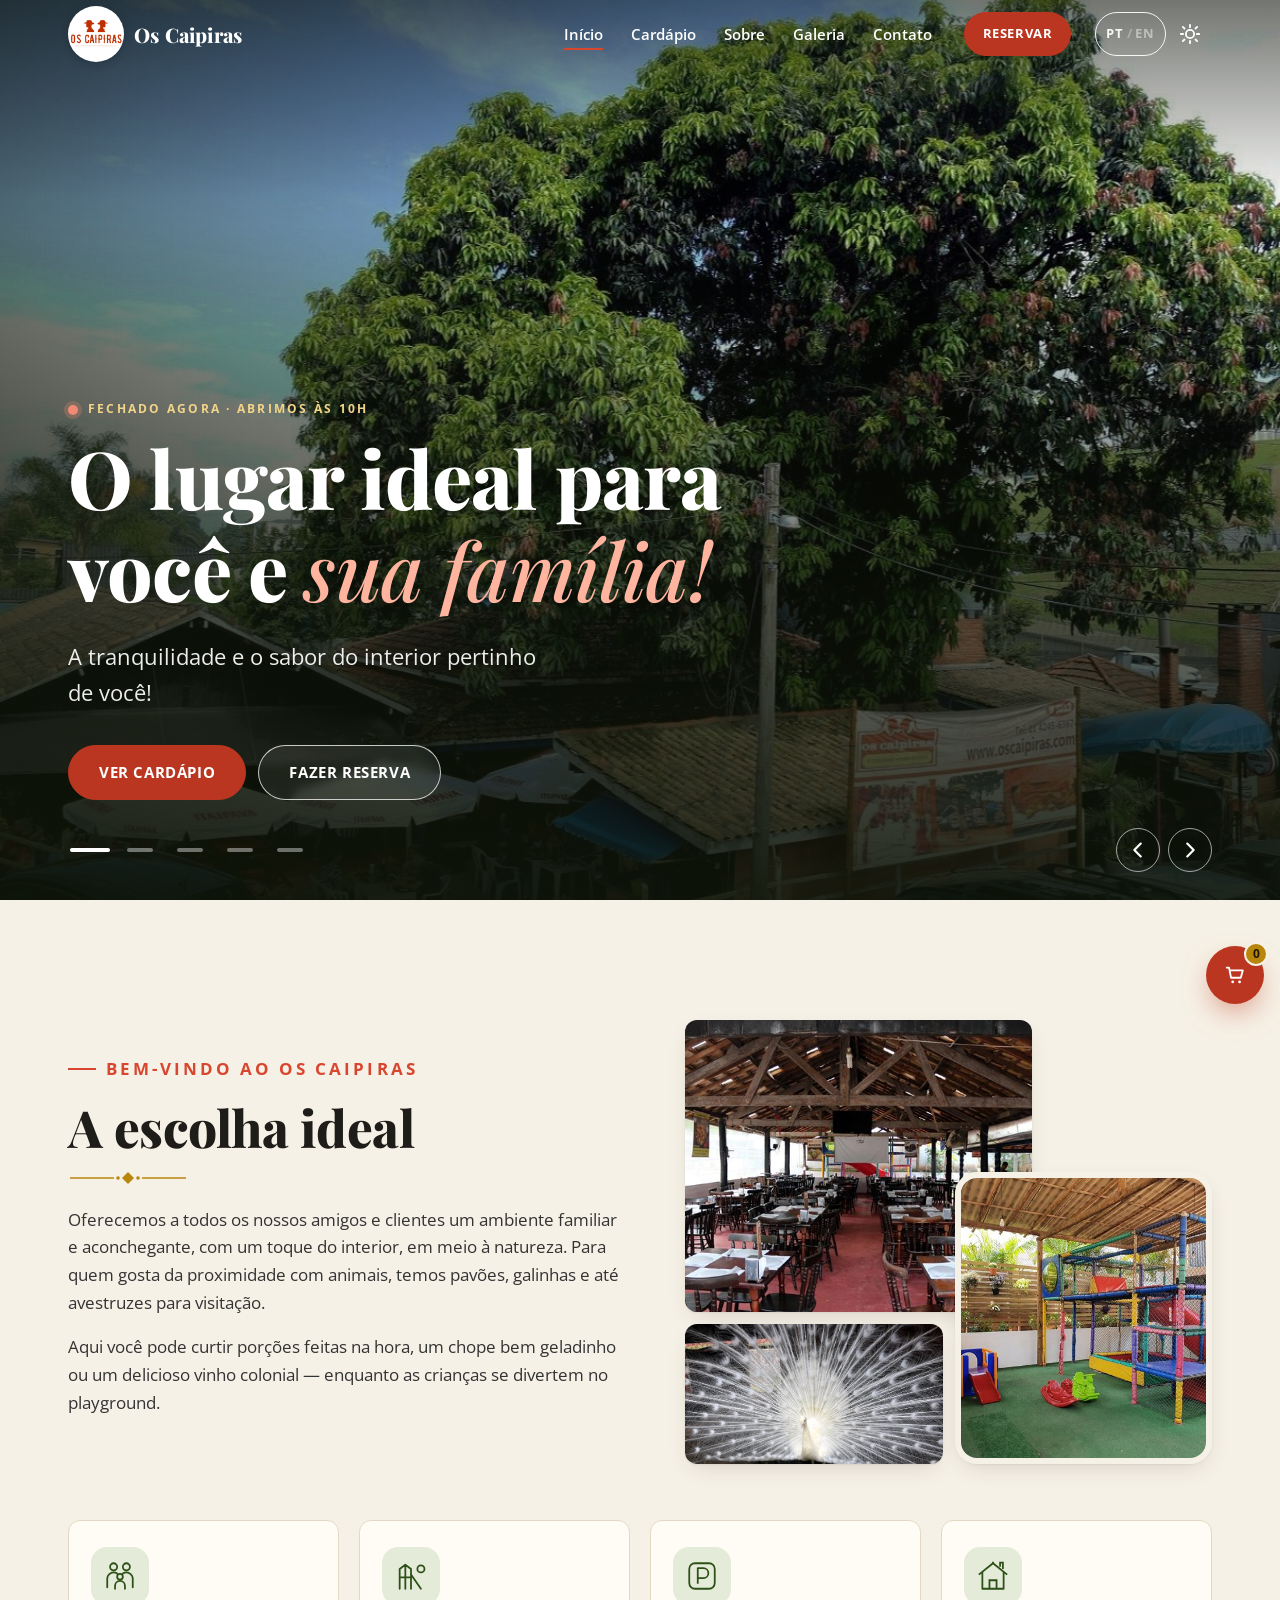
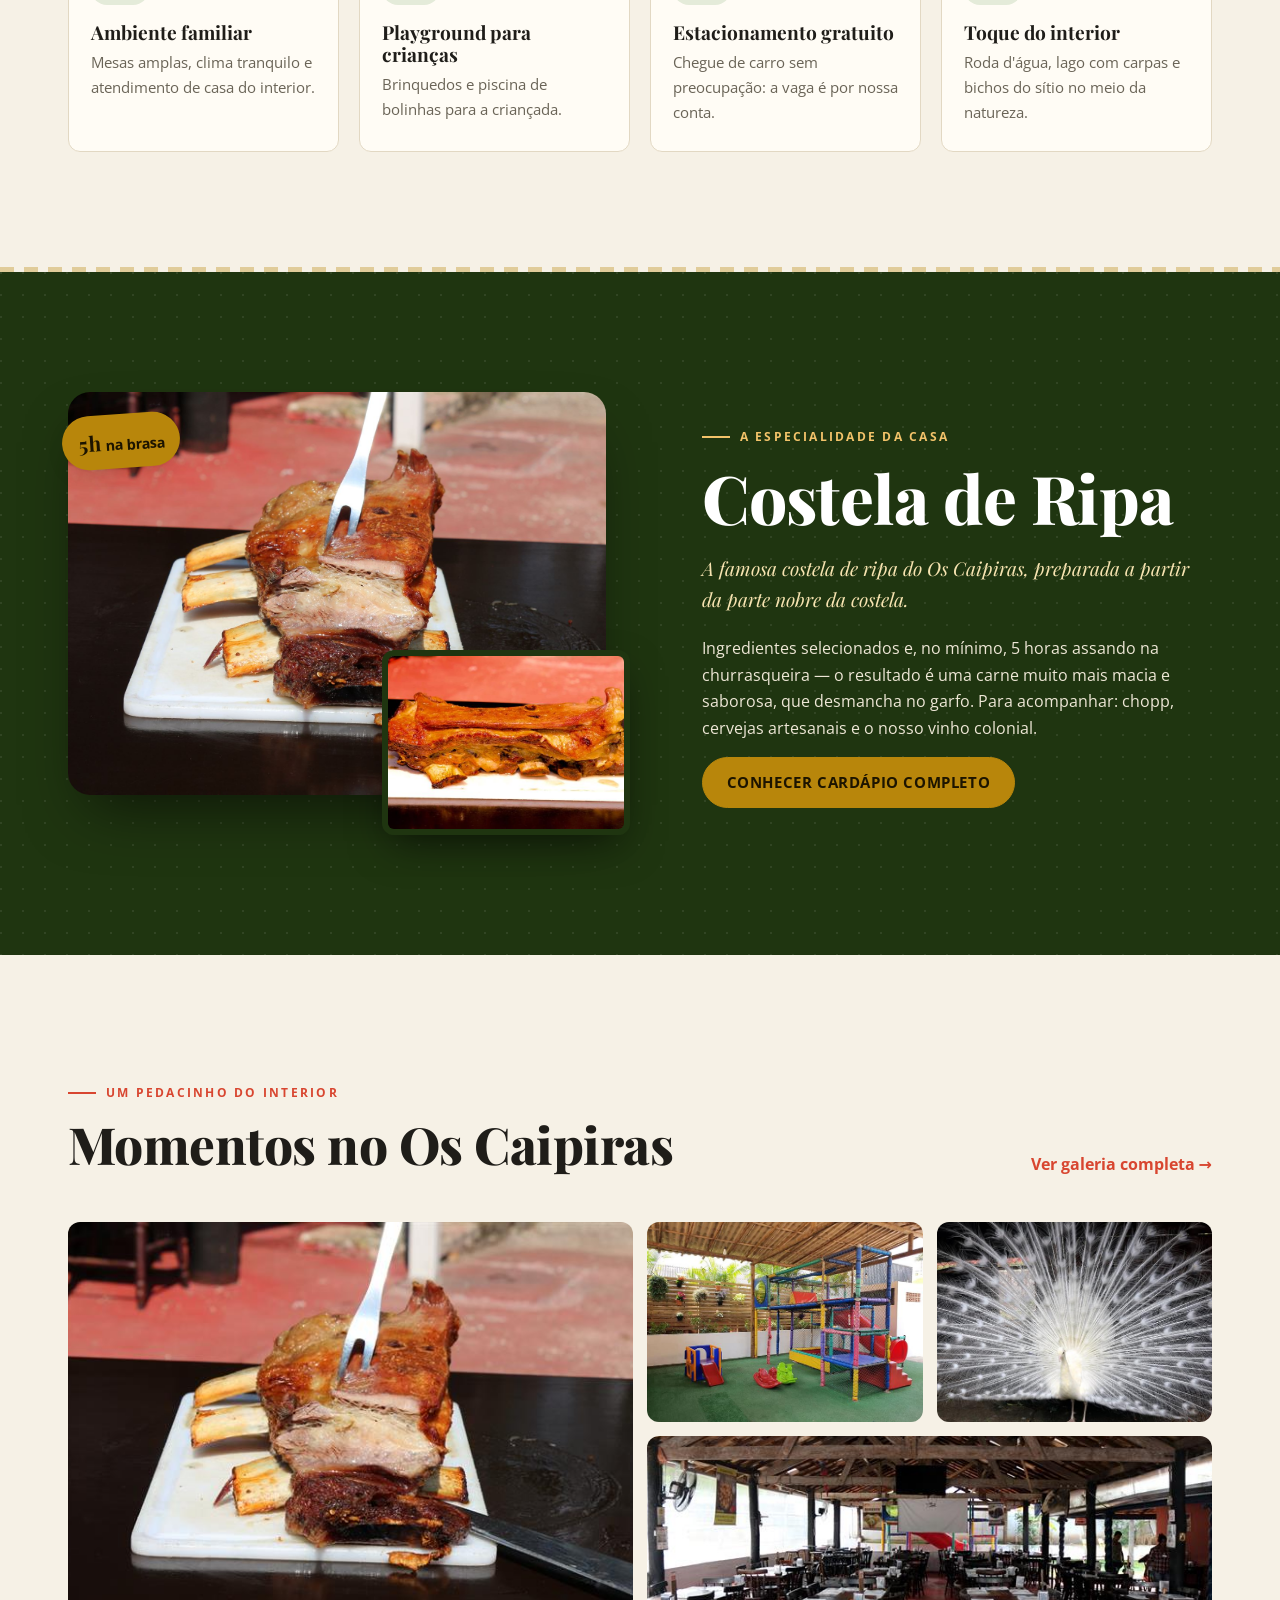
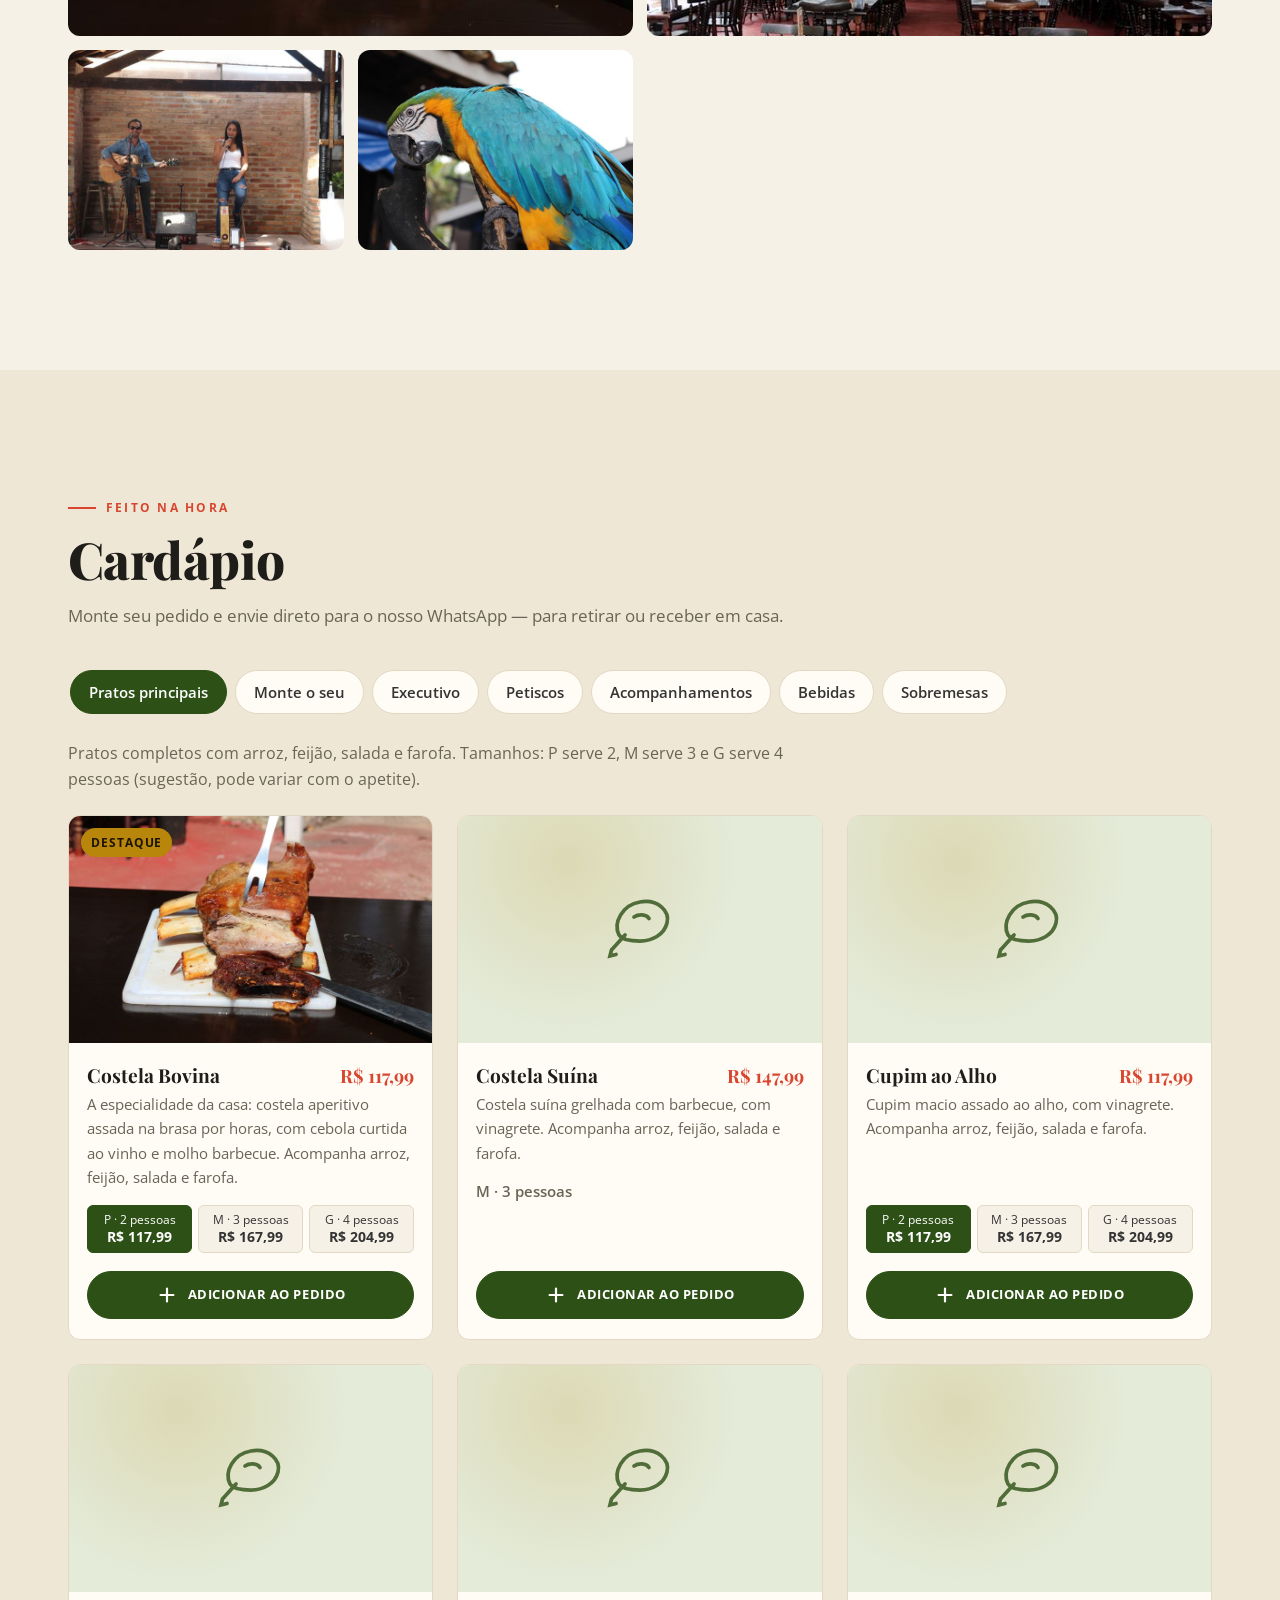
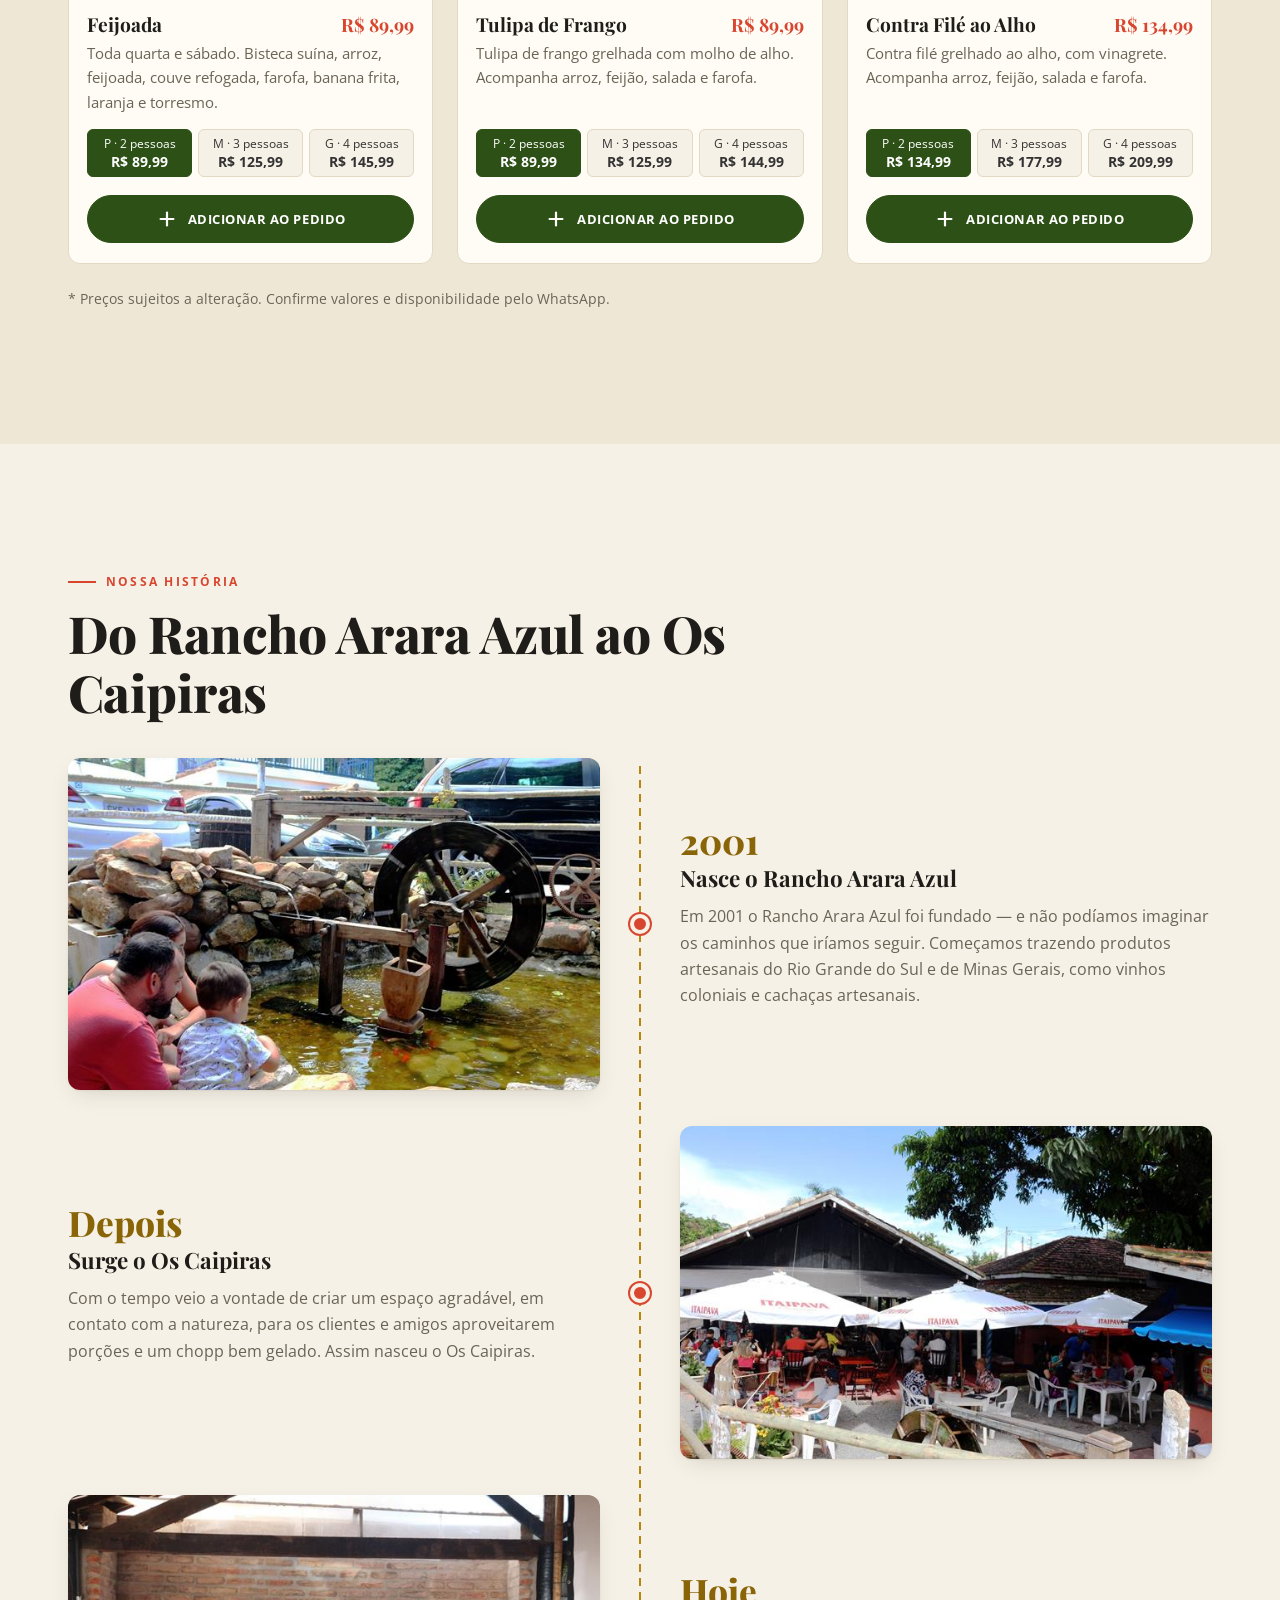
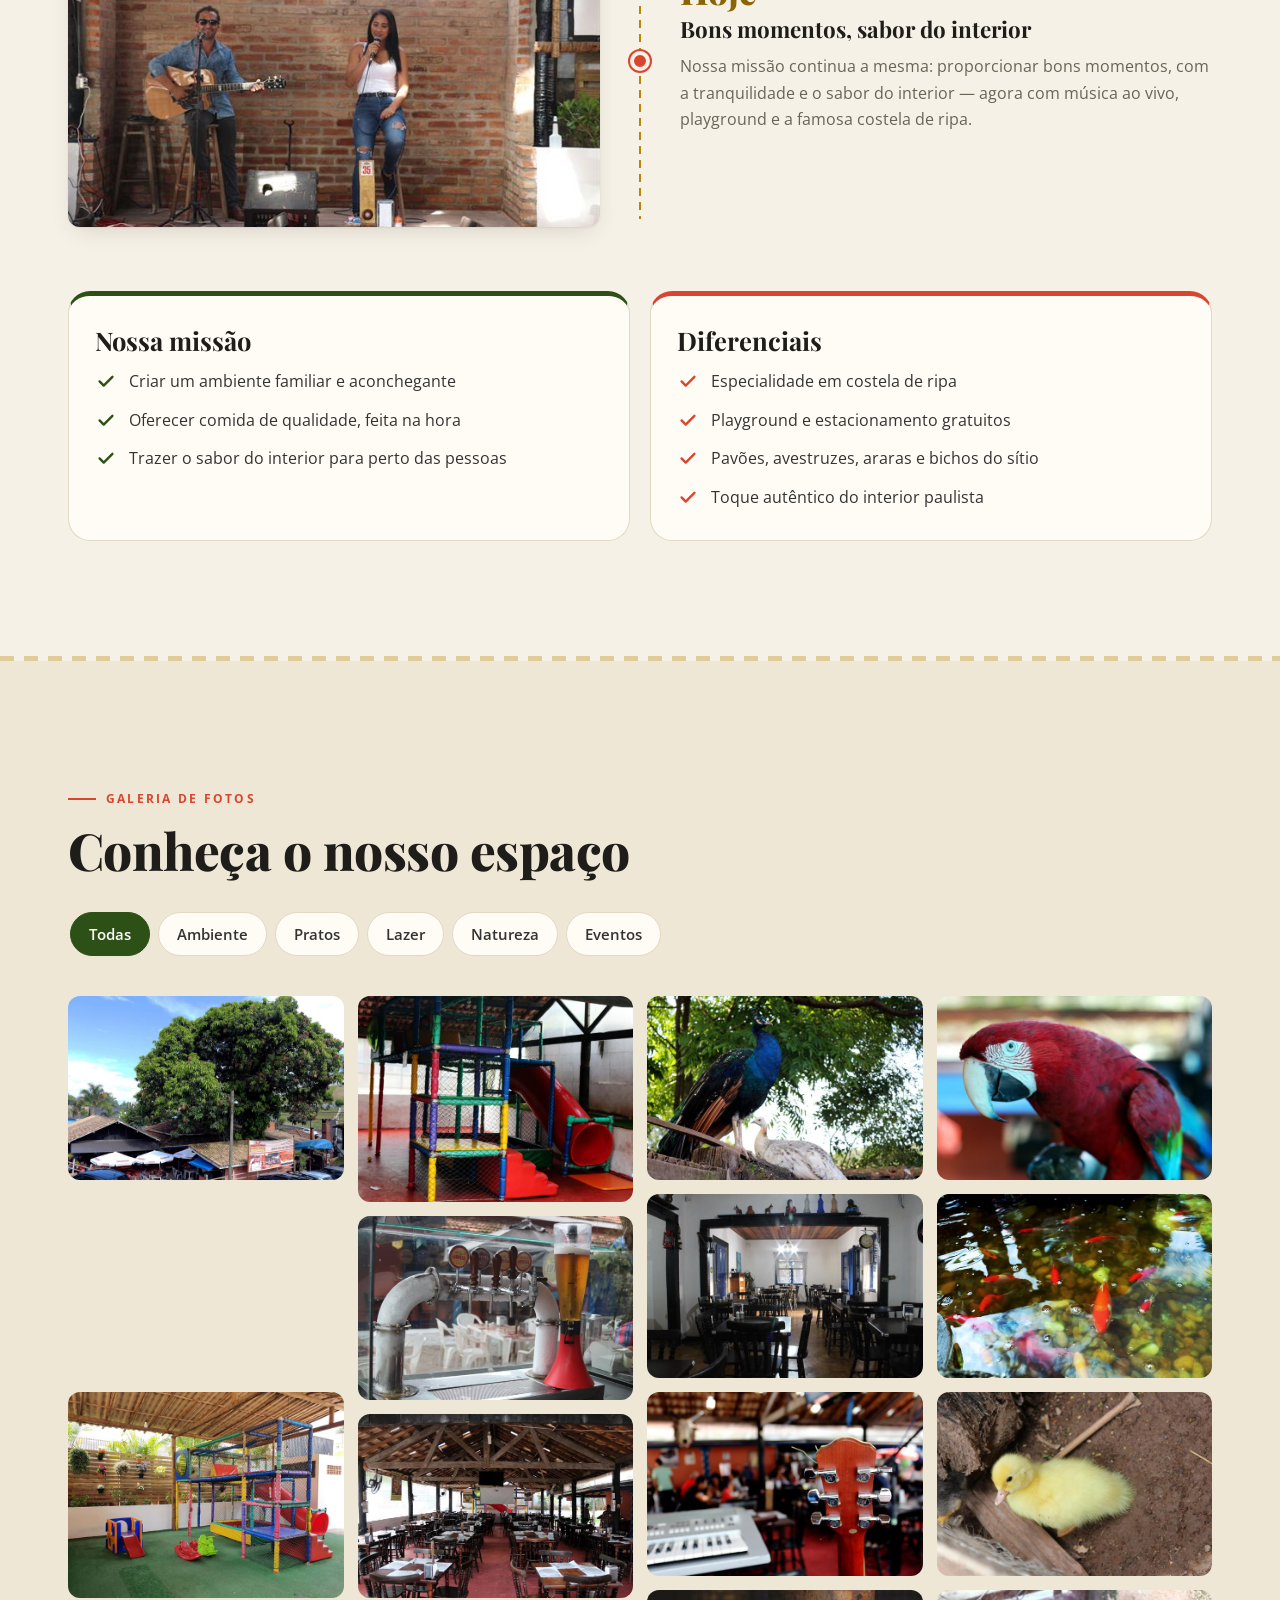
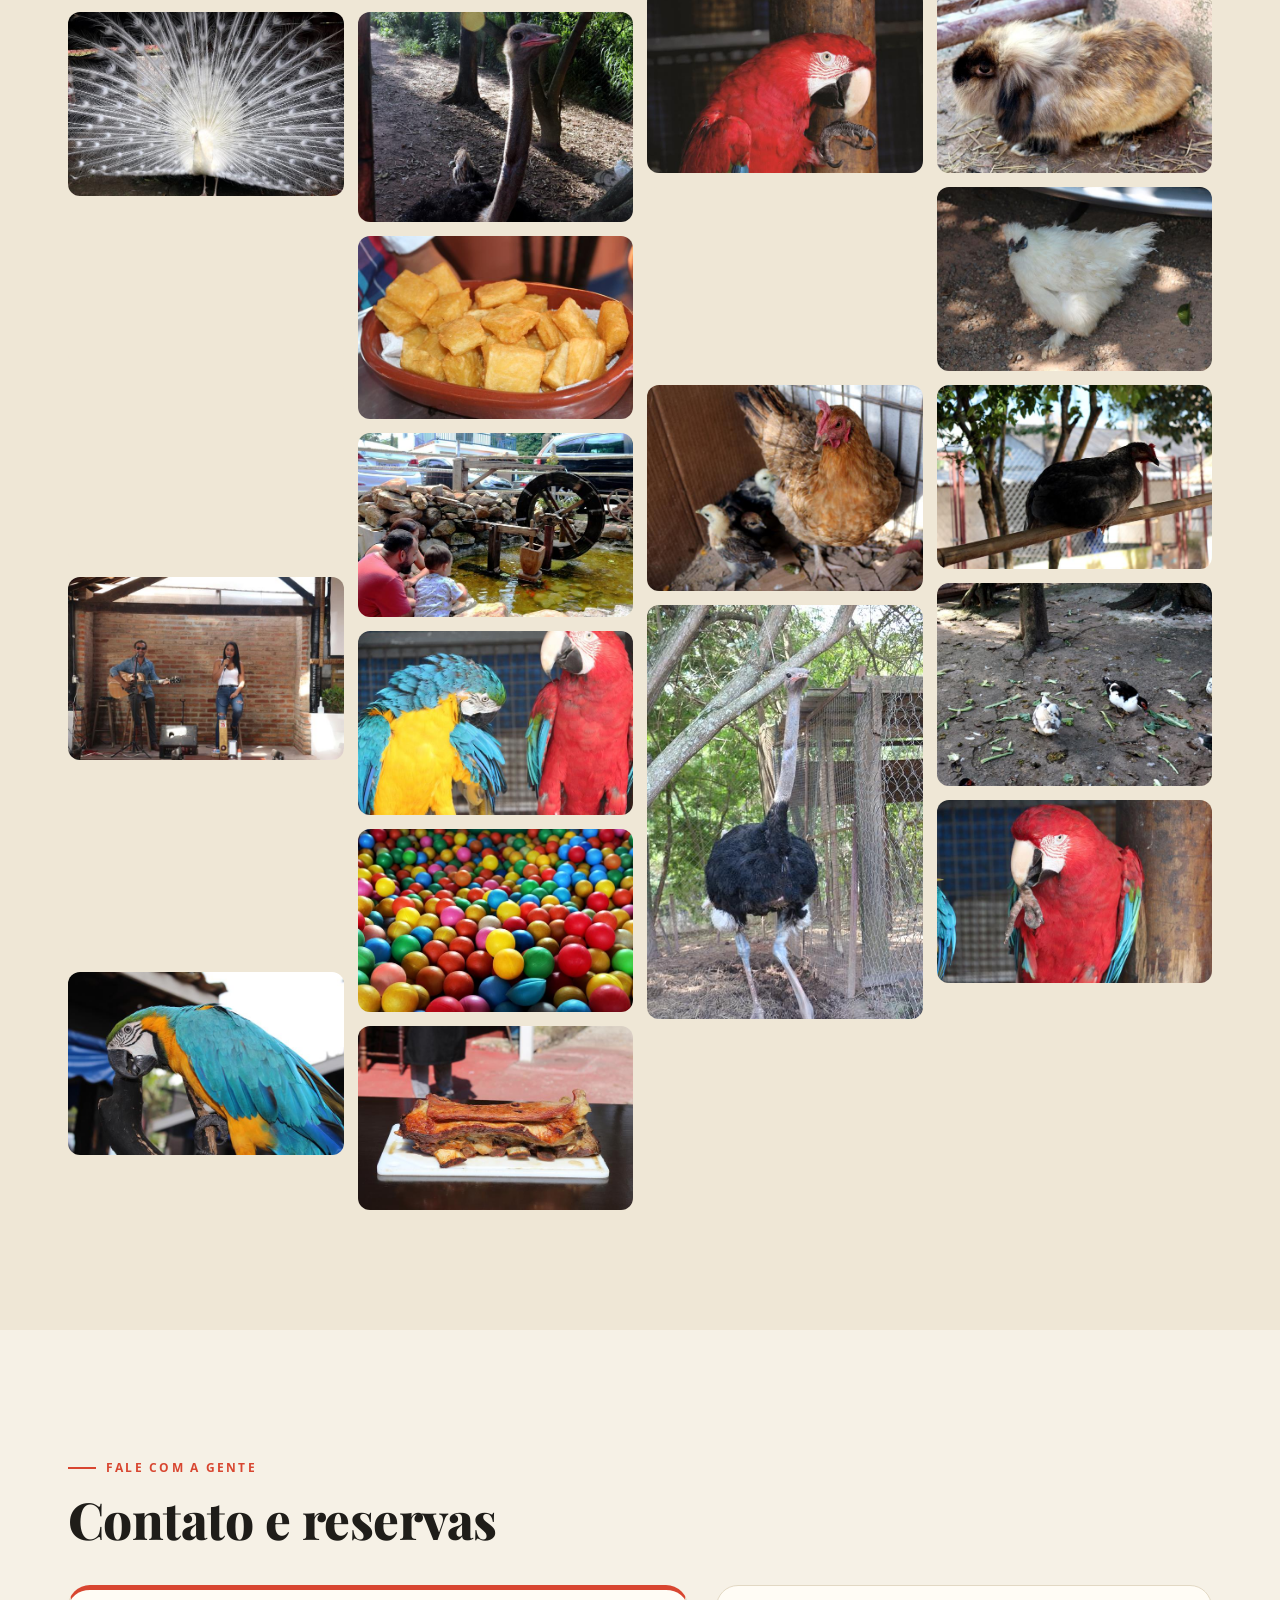
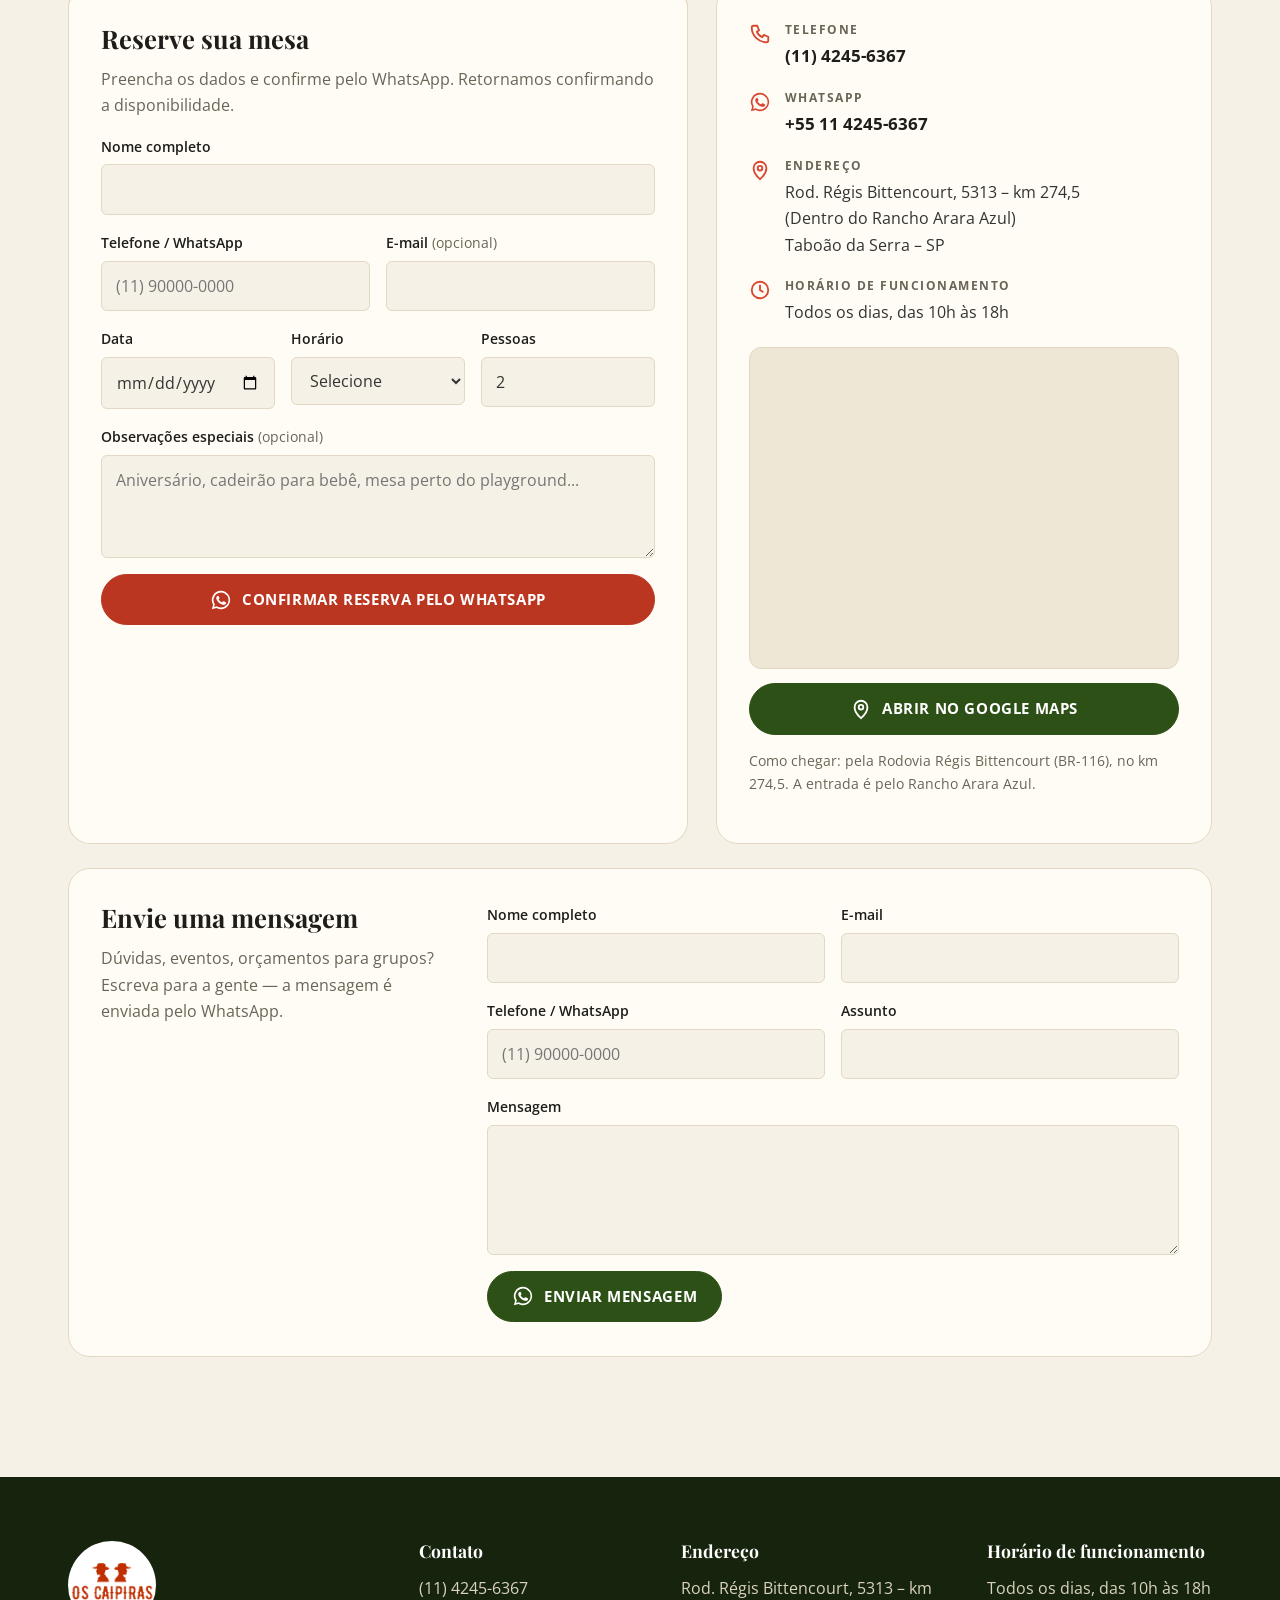
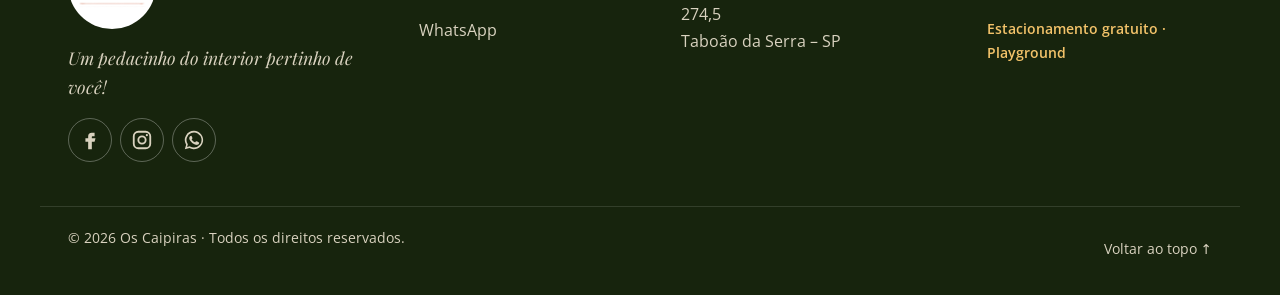
<file: site/index.html>
<!DOCTYPE html>
<html lang="pt-BR" data-theme="light">
<head>
  <meta charset="UTF-8">
  <meta name="viewport" content="width=device-width, initial-scale=1">
  <title>Os Caipiras | A tranquilidade e o sabor do interior pertinho de você!</title>
  <meta name="description" content="Os Caipiras – restaurante familiar em Taboão da Serra (SP), dentro do Rancho Arara Azul. Famosa costela de ripa, chopp gelado, playground e estacionamento gratuito.">
  <meta name="theme-color" content="#2d5016">
  <meta property="og:type" content="restaurant">
  <meta property="og:title" content="Os Caipiras – O lugar ideal para você e sua família">
  <meta property="og:description" content="A tranquilidade e o sabor do interior pertinho de você! Costela de ripa, chopp, playground e estacionamento gratuito.">
  <meta property="og:image" content="images/costela-de-ripa.jpg">
  <meta property="og:url" content="https://oscaipiras.com.br/">
  <link rel="icon" type="image/png" href="images/logo.png">
  <link rel="preconnect" href="https://fonts.googleapis.com">
  <link rel="preconnect" href="https://fonts.gstatic.com" crossorigin>
  <link href="https://fonts.googleapis.com/css2?family=Open+Sans:wght@400;500;600;700&family=Playfair+Display:ital,wght@0,500;0,700;0,800;1,500&display=swap" rel="stylesheet">
  <link rel="stylesheet" href="css/styles.css">
  <script>
    // Aplica tema e idioma salvos antes da renderização (evita "piscar")
    (function () {
      var t = null, l = null;
      try { t = localStorage.getItem('oc-theme'); l = localStorage.getItem('oc-lang'); } catch (e) {}
      if (!t) t = window.matchMedia && window.matchMedia('(prefers-color-scheme: dark)').matches ? 'dark' : 'light';
      document.documentElement.setAttribute('data-theme', t);
      if (l === 'en') document.documentElement.setAttribute('lang', 'en');
    })();
  </script>
  <script type="application/ld+json">
  {
    "@context": "https://schema.org",
    "@type": "Restaurant",
    "name": "Os Caipiras",
    "slogan": "A tranquilidade e o sabor do interior pertinho de você!",
    "image": "https://oscaipiras.com.br/images/costela-de-ripa.jpg",
    "telephone": "+55 11 4245-6367",
    "servesCuisine": "Brasileira, Caipira, Churrasco",
    "address": {
      "@type": "PostalAddress",
      "streetAddress": "Rod. Régis Bittencourt, 5313 - km 274,5 (Dentro do Rancho Arara Azul)",
      "addressLocality": "Taboão da Serra",
      "addressRegion": "SP",
      "addressCountry": "BR"
    },
    "openingHours": "Mo-Su 10:00-18:00",
    "sameAs": ["https://www.facebook.com/OsCaipirasBar", "https://www.instagram.com/oscaipirasbar"]
  }
  </script>
</head>
<body>
  <a class="skip-link" href="#conteudo" data-i18n="a11y.skip">Pular para o conteúdo</a>

  <!-- Ícones SVG -->
  <svg width="0" height="0" style="position:absolute" aria-hidden="true">
    <symbol id="i-sun" viewBox="0 0 24 24"><circle cx="12" cy="12" r="4.5" fill="none" stroke="currentColor" stroke-width="2"/><path d="M12 2v2.5M12 19.5V22M4.2 4.2l1.8 1.8M18 18l1.8 1.8M2 12h2.5M19.5 12H22M4.2 19.8 6 18M18 6l1.8-1.8" stroke="currentColor" stroke-width="2" stroke-linecap="round"/></symbol>
    <symbol id="i-moon" viewBox="0 0 24 24"><path d="M20.5 14.5A8.5 8.5 0 0 1 9.5 3.5a8.5 8.5 0 1 0 11 11Z" fill="none" stroke="currentColor" stroke-width="2" stroke-linejoin="round"/></symbol>
    <symbol id="i-menu" viewBox="0 0 24 24"><path d="M3 6h18M3 12h18M3 18h18" stroke="currentColor" stroke-width="2" stroke-linecap="round"/></symbol>
    <symbol id="i-close" viewBox="0 0 24 24"><path d="M6 6l12 12M18 6 6 18" stroke="currentColor" stroke-width="2" stroke-linecap="round"/></symbol>
    <symbol id="i-cart" viewBox="0 0 24 24"><path d="M3 4h2.5l2.2 11h10.6L20.5 7H7" fill="none" stroke="currentColor" stroke-width="2" stroke-linecap="round" stroke-linejoin="round"/><circle cx="9.5" cy="19.5" r="1.5" fill="currentColor"/><circle cx="17" cy="19.5" r="1.5" fill="currentColor"/></symbol>
    <symbol id="i-phone" viewBox="0 0 24 24"><path d="M5 3h4l2 5-2.5 1.5a11 11 0 0 0 6 6L16 13l5 2v4a2 2 0 0 1-2 2A16 16 0 0 1 3 5a2 2 0 0 1 2-2" fill="none" stroke="currentColor" stroke-width="2" stroke-linejoin="round"/></symbol>
    <symbol id="i-whats" viewBox="0 0 24 24"><path d="M12 2a10 10 0 0 0-8.6 15.1L2 22l5-1.3A10 10 0 1 0 12 2Zm0 18.2a8.2 8.2 0 0 1-4.2-1.2l-.3-.2-3 .8.8-2.9-.2-.3A8.2 8.2 0 1 1 12 20.2Zm4.5-6.1c-.2-.1-1.5-.7-1.7-.8s-.4-.1-.6.1-.7.8-.8 1-.3.2-.5.1a6.7 6.7 0 0 1-3.3-2.9c-.3-.4.2-.4.7-1.4a.5.5 0 0 0 0-.4l-.8-1.9c-.2-.5-.4-.4-.6-.4h-.5a1 1 0 0 0-.7.3 3 3 0 0 0-.9 2.2 5.2 5.2 0 0 0 1.1 2.7 11.8 11.8 0 0 0 4.5 4c1.7.7 2.3.8 3.2.6a2.7 2.7 0 0 0 1.8-1.2 2.2 2.2 0 0 0 .1-1.3c0-.1-.2-.2-.5-.3Z" fill="currentColor"/></symbol>
    <symbol id="i-pin" viewBox="0 0 24 24"><path d="M12 22s7-6.2 7-12a7 7 0 0 0-14 0c0 5.8 7 12 7 12Z" fill="none" stroke="currentColor" stroke-width="2"/><circle cx="12" cy="10" r="2.5" fill="none" stroke="currentColor" stroke-width="2"/></symbol>
    <symbol id="i-clock" viewBox="0 0 24 24"><circle cx="12" cy="12" r="9" fill="none" stroke="currentColor" stroke-width="2"/><path d="M12 7v5l3 2" fill="none" stroke="currentColor" stroke-width="2" stroke-linecap="round"/></symbol>
    <symbol id="i-fb" viewBox="0 0 24 24"><path d="M14 8h3V4h-3a4 4 0 0 0-4 4v2H7v4h3v8h4v-8h3l1-4h-4V8.5c0-.3.2-.5.5-.5Z" fill="currentColor"/></symbol>
    <symbol id="i-ig" viewBox="0 0 24 24"><rect x="3" y="3" width="18" height="18" rx="5" fill="none" stroke="currentColor" stroke-width="2"/><circle cx="12" cy="12" r="4" fill="none" stroke="currentColor" stroke-width="2"/><circle cx="17.3" cy="6.7" r="1.2" fill="currentColor"/></symbol>
    <symbol id="i-family" viewBox="0 0 48 48"><circle cx="15" cy="11" r="5" fill="none" stroke="currentColor" stroke-width="2.5"/><circle cx="33" cy="11" r="5" fill="none" stroke="currentColor" stroke-width="2.5"/><circle cx="24" cy="25" r="4" fill="none" stroke="currentColor" stroke-width="2.5"/><path d="M6 40V28a9 9 0 0 1 14-7.5M42 40V28a9 9 0 0 0-14-7.5M17 42v-4a7 7 0 0 1 14 0v4" fill="none" stroke="currentColor" stroke-width="2.5" stroke-linecap="round"/></symbol>
    <symbol id="i-play" viewBox="0 0 48 48"><path d="M8 42V14l8-6 8 6v28M16 8v34M24 22l14 20M8 26h16" fill="none" stroke="currentColor" stroke-width="2.5" stroke-linecap="round" stroke-linejoin="round"/><circle cx="38" cy="14" r="5" fill="none" stroke="currentColor" stroke-width="2.5"/></symbol>
    <symbol id="i-park" viewBox="0 0 48 48"><rect x="6" y="6" width="36" height="36" rx="8" fill="none" stroke="currentColor" stroke-width="2.5"/><path d="M18 35V13h8a7 7 0 0 1 0 14h-8" fill="none" stroke="currentColor" stroke-width="2.5" stroke-linejoin="round"/></symbol>
    <symbol id="i-home" viewBox="0 0 48 48"><path d="M4 22 24 6l20 16M9 18v24h30V18" fill="none" stroke="currentColor" stroke-width="2.5" stroke-linejoin="round"/><path d="M19 42V30h10v12M24 6v-2" fill="none" stroke="currentColor" stroke-width="2.5"/><path d="M34 11V5h4v9" fill="none" stroke="currentColor" stroke-width="2.5"/></symbol>
    <symbol id="i-meat" viewBox="0 0 48 48"><path d="M10 30c-4-8 2-20 14-22s20 6 18 14-10 12-18 12-12-1-14-4Z" fill="none" stroke="currentColor" stroke-width="2.5"/><path d="M14 30 5 40M5 40l-1 4 4-1M20 18c3-2 8-2 10 1" fill="none" stroke="currentColor" stroke-width="2.5" stroke-linecap="round"/></symbol>
    <symbol id="i-bowl" viewBox="0 0 48 48"><path d="M5 22h38a19 19 0 0 1-38 0Z" fill="none" stroke="currentColor" stroke-width="2.5" stroke-linejoin="round"/><path d="M16 16c0-3 3-3 3-6M24 16c0-3 3-3 3-6M32 16c0-3 3-3 3-6" fill="none" stroke="currentColor" stroke-width="2.5" stroke-linecap="round"/></symbol>
    <symbol id="i-mug" viewBox="0 0 48 48"><path d="M9 12h24v28a3 3 0 0 1-3 3H12a3 3 0 0 1-3-3Z" fill="none" stroke="currentColor" stroke-width="2.5"/><path d="M33 18h4a4 4 0 0 1 4 4v6a4 4 0 0 1-4 4h-4M15 20v16M21 20v16M27 20v16M8 12c0-4 4-6 7-5 1-3 6-4 8-1 3-2 8 0 8 4" fill="none" stroke="currentColor" stroke-width="2.5" stroke-linecap="round"/></symbol>
    <symbol id="i-cake" viewBox="0 0 48 48"><path d="M7 42h34V26H7Z M7 32c4 3 7-3 11 0s7 3 11 0 8-3 12 0M24 26v-8M24 12c2 2 2 4 0 6-2-2-2-4 0-6Z" fill="none" stroke="currentColor" stroke-width="2.5" stroke-linejoin="round"/></symbol>
    <symbol id="i-plus" viewBox="0 0 24 24"><path d="M12 5v14M5 12h14" stroke="currentColor" stroke-width="2.4" stroke-linecap="round"/></symbol>
    <symbol id="i-minus" viewBox="0 0 24 24"><path d="M5 12h14" stroke="currentColor" stroke-width="2.4" stroke-linecap="round"/></symbol>
    <symbol id="i-left" viewBox="0 0 24 24"><path d="m15 5-7 7 7 7" fill="none" stroke="currentColor" stroke-width="2.4" stroke-linecap="round" stroke-linejoin="round"/></symbol>
    <symbol id="i-right" viewBox="0 0 24 24"><path d="m9 5 7 7-7 7" fill="none" stroke="currentColor" stroke-width="2.4" stroke-linecap="round" stroke-linejoin="round"/></symbol>
    <symbol id="i-check" viewBox="0 0 24 24"><path d="m5 12.5 4.5 4.5L19 7.5" fill="none" stroke="currentColor" stroke-width="2.6" stroke-linecap="round" stroke-linejoin="round"/></symbol>
    <symbol id="i-flourish" viewBox="0 0 120 16"><path d="M2 8h44M74 8h44" stroke="currentColor" stroke-width="1.5"/><path d="M60 2l6 6-6 6-6-6Z" fill="currentColor"/><circle cx="50" cy="8" r="1.8" fill="currentColor"/><circle cx="70" cy="8" r="1.8" fill="currentColor"/></symbol>
  </svg>

  <!-- Cabeçalho -->
  <header class="site-header" id="topo">
    <div class="container header-inner">
      <a href="#inicio" class="brand" aria-label="Os Caipiras – início">
        <img src="images/logo.png" alt="Logotipo Os Caipiras" width="56" height="56">
        <span class="brand-text">Os Caipiras</span>
      </a>

      <nav class="main-nav" id="main-nav" aria-label="Principal">
        <ul>
          <li><a href="#inicio" data-i18n="nav.home">Início</a></li>
          <li><a href="#cardapio" data-i18n="nav.menu">Cardápio</a></li>
          <li><a href="#sobre" data-i18n="nav.about">Sobre</a></li>
          <li><a href="#galeria" data-i18n="nav.gallery">Galeria</a></li>
          <li><a href="#contato" data-i18n="nav.contact">Contato</a></li>
        </ul>
        <a href="#reservas" class="btn btn-primary btn-sm nav-cta" data-i18n="nav.book">Reservar</a>
      </nav>

      <div class="header-tools">
        <button class="lang-toggle" id="lang-toggle" type="button" aria-label="Mudar idioma / Change language">
          <span data-lang="pt">PT</span><span class="sep">/</span><span data-lang="en">EN</span>
        </button>
        <button class="icon-btn" id="theme-toggle" type="button" data-i18n-attr="aria-label:a11y.theme" aria-label="Alternar modo claro/escuro">
          <svg class="ico ico-sun"><use href="#i-sun"/></svg>
          <svg class="ico ico-moon"><use href="#i-moon"/></svg>
        </button>
        <button class="icon-btn menu-toggle" id="menu-toggle" type="button" aria-expanded="false" aria-controls="main-nav" data-i18n-attr="aria-label:a11y.menu" aria-label="Abrir menu">
          <svg class="ico ico-open"><use href="#i-menu"/></svg>
          <svg class="ico ico-close"><use href="#i-close"/></svg>
        </button>
      </div>
    </div>
  </header>

  <main id="conteudo">

    <!-- ============ INÍCIO / HERO ============ -->
    <section class="hero" id="inicio" aria-roledescription="carrossel" data-i18n-attr="aria-label:hero.carousel">
      <div class="hero-slides" id="hero-slides">
        <figure class="hero-slide is-active"><img src="images/img_0031.jpg" alt="" data-i18n-attr="alt:alt.facade" fetchpriority="high"></figure>
        <figure class="hero-slide"><img src="images/costela-de-ripa.jpg" alt="" data-i18n-attr="alt:alt.rib" loading="lazy"></figure>
        <figure class="hero-slide"><img src="images/20200307_130519.jpg" alt="" data-i18n-attr="alt:alt.hall" loading="lazy"></figure>
        <figure class="hero-slide"><img src="images/img_2707.jpg" alt="" data-i18n-attr="alt:alt.outdoor" loading="lazy"></figure>
        <figure class="hero-slide"><img src="images/img_0019.jpg" alt="" data-i18n-attr="alt:alt.terrace" loading="lazy"></figure>
      </div>
      <div class="hero-shade" aria-hidden="true"></div>

      <div class="container hero-content">
        <p class="eyebrow hero-eyebrow">
          <span class="status-dot" id="open-status-dot"></span>
          <span id="open-status" data-i18n="hero.eyebrow">Taboão da Serra · Todos os dias, 10h às 18h</span>
        </p>
        <h1 class="hero-title" data-i18n-html="hero.title">O lugar ideal para você e <em>sua família!</em></h1>
        <p class="hero-sub" data-i18n="hero.sub">A tranquilidade e o sabor do interior pertinho de você!</p>
        <div class="hero-actions">
          <a href="#cardapio" class="btn btn-primary btn-lg" data-i18n="hero.ctaMenu">Ver cardápio</a>
          <a href="#reservas" class="btn btn-ghost btn-lg" data-i18n="hero.ctaBook">Fazer reserva</a>
        </div>
      </div>

      <div class="hero-controls container">
        <div class="hero-dots" id="hero-dots" role="tablist"></div>
        <div class="hero-arrows">
          <button class="round-btn" id="hero-prev" type="button" data-i18n-attr="aria-label:a11y.prev" aria-label="Anterior"><svg class="ico"><use href="#i-left"/></svg></button>
          <button class="round-btn" id="hero-next" type="button" data-i18n-attr="aria-label:a11y.next" aria-label="Próxima"><svg class="ico"><use href="#i-right"/></svg></button>
        </div>
      </div>
    </section>

    <!-- ============ A ESCOLHA IDEAL ============ -->
    <section class="section intro" aria-labelledby="intro-title">
      <div class="container intro-grid">
        <div class="intro-text reveal">
          <p class="eyebrow" data-i18n="intro.eyebrow">Bem-vindo ao Os Caipiras</p>
          <h2 id="intro-title" class="section-title" data-i18n="intro.title">A escolha ideal</h2>
          <svg class="flourish" aria-hidden="true"><use href="#i-flourish"/></svg>
          <p data-i18n="intro.p1">Oferecemos a todos os nossos amigos e clientes um ambiente familiar e aconchegante, com um toque do interior, em meio à natureza. Para quem gosta da proximidade com animais, temos pavões, galinhas e até avestruzes para visitação.</p>
          <p data-i18n="intro.p2">Aqui você pode curtir porções feitas na hora, um chope bem geladinho ou um delicioso vinho colonial — enquanto as crianças se divertem no playground.</p>
        </div>
        <div class="intro-collage reveal">
          <img class="c1" src="images/thumbs/img_0111.jpg" alt="" data-i18n-attr="alt:alt.hall2" loading="lazy" width="640" height="427">
          <img class="c2" src="images/thumbs/20200308_121526.jpg" alt="" data-i18n-attr="alt:alt.playground" loading="lazy" width="640" height="480">
          <img class="c3" src="images/thumbs/img_2801.jpg" alt="" data-i18n-attr="alt:alt.peacock" loading="lazy" width="640" height="427">
        </div>
      </div>

      <div class="container">
        <ul class="features">
          <li class="feature reveal">
            <span class="feature-ico"><svg><use href="#i-family"/></svg></span>
            <h3 data-i18n="feat.family.t">Ambiente familiar</h3>
            <p data-i18n="feat.family.d">Mesas amplas, clima tranquilo e atendimento de casa do interior.</p>
          </li>
          <li class="feature reveal">
            <span class="feature-ico"><svg><use href="#i-play"/></svg></span>
            <h3 data-i18n="feat.play.t">Playground para crianças</h3>
            <p data-i18n="feat.play.d">Brinquedos e piscina de bolinhas para a criançada.</p>
          </li>
          <li class="feature reveal">
            <span class="feature-ico"><svg><use href="#i-park"/></svg></span>
            <h3 data-i18n="feat.park.t">Estacionamento gratuito</h3>
            <p data-i18n="feat.park.d">Chegue de carro sem preocupação: a vaga é por nossa conta.</p>
          </li>
          <li class="feature reveal">
            <span class="feature-ico"><svg><use href="#i-home"/></svg></span>
            <h3 data-i18n="feat.home.t">Toque do interior</h3>
            <p data-i18n="feat.home.d">Roda d'água, lago com carpas e bichos do sítio no meio da natureza.</p>
          </li>
        </ul>
      </div>
    </section>

    <!-- ============ ESPECIALIDADE ============ -->
    <section class="section specialty" aria-labelledby="spec-title">
      <div class="container spec-grid">
        <div class="spec-media reveal">
          <img class="spec-main" src="images/img_1394.jpg" alt="" data-i18n-attr="alt:alt.ribcut" loading="lazy" width="1600" height="1067">
          <img class="spec-inset" src="images/thumbs/costela-de-ripa.jpg" alt="" data-i18n-attr="alt:alt.rib" loading="lazy" width="640" height="427">
          <span class="spec-badge" data-i18n-html="spec.badge"><strong>5h</strong> na brasa</span>
        </div>
        <div class="spec-text reveal">
          <p class="eyebrow eyebrow-light" data-i18n="spec.eyebrow">A especialidade da casa</p>
          <h2 id="spec-title" class="section-title" data-i18n="spec.title">Costela de Ripa</h2>
          <p class="lead" data-i18n="spec.lead">A famosa costela de ripa do Os Caipiras, preparada a partir da parte nobre da costela.</p>
          <p data-i18n="spec.p">Ingredientes selecionados e, no mínimo, 5 horas assando na churrasqueira — o resultado é uma carne muito mais macia e saborosa, que desmancha no garfo. Para acompanhar: chopp, cervejas artesanais e o nosso vinho colonial.</p>
          <a href="#cardapio" class="btn btn-gold" data-i18n="spec.cta">Conhecer cardápio completo</a>
        </div>
      </div>
    </section>

    <!-- ============ GALERIA PREVIEW ============ -->
    <section class="section gallery-preview" aria-labelledby="gp-title">
      <div class="container">
        <div class="section-head split">
          <div>
            <p class="eyebrow" data-i18n="gp.eyebrow">Um pedacinho do interior</p>
            <h2 id="gp-title" class="section-title" data-i18n="gp.title">Momentos no Os Caipiras</h2>
          </div>
          <a href="#galeria" class="link-arrow" data-i18n="gp.link">Ver galeria completa →</a>
        </div>
        <div class="gp-grid" id="gp-grid"></div>
      </div>
    </section>

    <!-- ============ CARDÁPIO ============ -->
    <section class="section menu" id="cardapio" aria-labelledby="menu-title">
      <div class="container">
        <div class="section-head">
          <p class="eyebrow" data-i18n="menu.eyebrow">Feito na hora</p>
          <h2 id="menu-title" class="section-title" data-i18n="menu.title">Cardápio</h2>
          <p class="section-sub" data-i18n="menu.sub">Monte seu pedido e envie direto para o nosso WhatsApp — para retirar ou receber em casa.</p>
        </div>

        <div class="filters" role="tablist" id="menu-filters" data-i18n-attr="aria-label:menu.filterLabel">
          <button class="chip is-active" role="tab" aria-selected="true" data-filter="pratos" data-i18n="menu.cat.pratos">Pratos principais</button>
          <button class="chip" role="tab" aria-selected="false" data-filter="monte" data-i18n="menu.cat.monte">Monte o seu</button>
          <button class="chip" role="tab" aria-selected="false" data-filter="executivo" data-i18n="menu.cat.executivo">Executivo</button>
          <button class="chip" role="tab" aria-selected="false" data-filter="petiscos" data-i18n="menu.cat.petiscos">Petiscos</button>
          <button class="chip" role="tab" aria-selected="false" data-filter="acomp" data-i18n="menu.cat.acomp">Acompanhamentos</button>
          <button class="chip" role="tab" aria-selected="false" data-filter="bebidas" data-i18n="menu.cat.bebidas">Bebidas</button>
          <button class="chip" role="tab" aria-selected="false" data-filter="sobremesas" data-i18n="menu.cat.sobremesas">Sobremesas</button>
        </div>
        <p class="cat-note" id="cat-note" aria-live="polite"></p>

        <div class="menu-grid" id="menu-grid"></div>
        <p class="menu-note" data-i18n="menu.note">* Preços sujeitos a alteração. Confirme valores e disponibilidade pelo WhatsApp.</p>
      </div>
    </section>

    <!-- ============ SOBRE ============ -->
    <section class="section about" id="sobre" aria-labelledby="about-title">
      <div class="container">
        <div class="section-head">
          <p class="eyebrow" data-i18n="about.eyebrow">Nossa história</p>
          <h2 id="about-title" class="section-title" data-i18n="about.title">Do Rancho Arara Azul ao Os Caipiras</h2>
        </div>

        <ol class="timeline">
          <li class="tl-item reveal">
            <div class="tl-media"><img src="images/thumbs/img_0001.jpg" alt="" data-i18n-attr="alt:alt.wheel" loading="lazy" width="640" height="427"></div>
            <div class="tl-body">
              <span class="tl-year">2001</span>
              <h3 data-i18n="tl.1.t">Nasce o Rancho Arara Azul</h3>
              <p data-i18n="tl.1.d">Em 2001 o Rancho Arara Azul foi fundado — e não podíamos imaginar os caminhos que iríamos seguir. Começamos trazendo produtos artesanais do Rio Grande do Sul e de Minas Gerais, como vinhos coloniais e cachaças artesanais.</p>
            </div>
          </li>
          <li class="tl-item reveal">
            <div class="tl-media"><img src="images/thumbs/img_0019.jpg" alt="" data-i18n-attr="alt:alt.terrace" loading="lazy" width="640" height="427"></div>
            <div class="tl-body">
              <span class="tl-year" data-i18n="tl.2.y">Depois</span>
              <h3 data-i18n="tl.2.t">Surge o Os Caipiras</h3>
              <p data-i18n="tl.2.d">Com o tempo veio a vontade de criar um espaço agradável, em contato com a natureza, para os clientes e amigos aproveitarem porções e um chopp bem gelado. Assim nasceu o Os Caipiras.</p>
            </div>
          </li>
          <li class="tl-item reveal">
            <div class="tl-media"><img src="images/thumbs/img_2718.jpg" alt="" data-i18n-attr="alt:alt.music" loading="lazy" width="640" height="427"></div>
            <div class="tl-body">
              <span class="tl-year" data-i18n="tl.3.y">Hoje</span>
              <h3 data-i18n="tl.3.t">Bons momentos, sabor do interior</h3>
              <p data-i18n="tl.3.d">Nossa missão continua a mesma: proporcionar bons momentos, com a tranquilidade e o sabor do interior — agora com música ao vivo, playground e a famosa costela de ripa.</p>
            </div>
          </li>
        </ol>

        <div class="mission reveal">
          <div class="mission-card">
            <h3 data-i18n="mission.title">Nossa missão</h3>
            <ul class="check-list">
              <li><svg class="ico"><use href="#i-check"/></svg><span data-i18n="mission.1">Criar um ambiente familiar e aconchegante</span></li>
              <li><svg class="ico"><use href="#i-check"/></svg><span data-i18n="mission.2">Oferecer comida de qualidade, feita na hora</span></li>
              <li><svg class="ico"><use href="#i-check"/></svg><span data-i18n="mission.3">Trazer o sabor do interior para perto das pessoas</span></li>
            </ul>
          </div>
          <div class="mission-card alt">
            <h3 data-i18n="diff.title">Diferenciais</h3>
            <ul class="check-list">
              <li><svg class="ico"><use href="#i-check"/></svg><span data-i18n="diff.1">Especialidade em costela de ripa</span></li>
              <li><svg class="ico"><use href="#i-check"/></svg><span data-i18n="diff.2">Playground e estacionamento gratuitos</span></li>
              <li><svg class="ico"><use href="#i-check"/></svg><span data-i18n="diff.3">Pavões, avestruzes, araras e bichos do sítio</span></li>
              <li><svg class="ico"><use href="#i-check"/></svg><span data-i18n="diff.4">Toque autêntico do interior paulista</span></li>
            </ul>
          </div>
        </div>
      </div>
    </section>

    <!-- ============ GALERIA COMPLETA ============ -->
    <section class="section gallery" id="galeria" aria-labelledby="gal-title">
      <div class="container">
        <div class="section-head split">
          <div>
            <p class="eyebrow" data-i18n="gal.eyebrow">Galeria de fotos</p>
            <h2 id="gal-title" class="section-title" data-i18n="gal.title">Conheça o nosso espaço</h2>
          </div>
          <div class="filters" id="gal-filters" role="tablist" data-i18n-attr="aria-label:gal.filterLabel">
            <button class="chip is-active" role="tab" aria-selected="true" data-filter="all" data-i18n="gal.cat.all">Todas</button>
            <button class="chip" role="tab" aria-selected="false" data-filter="ambiente" data-i18n="gal.cat.ambiente">Ambiente</button>
            <button class="chip" role="tab" aria-selected="false" data-filter="pratos" data-i18n="gal.cat.pratos">Pratos</button>
            <button class="chip" role="tab" aria-selected="false" data-filter="lazer" data-i18n="gal.cat.lazer">Lazer</button>
            <button class="chip" role="tab" aria-selected="false" data-filter="natureza" data-i18n="gal.cat.natureza">Natureza</button>
            <button class="chip" role="tab" aria-selected="false" data-filter="eventos" data-i18n="gal.cat.eventos">Eventos</button>
          </div>
        </div>
        <div class="gal-grid" id="gal-grid"></div>
      </div>
    </section>

    <!-- ============ CONTATO & RESERVAS ============ -->
    <section class="section contact" id="contato" aria-labelledby="contact-title">
      <div class="container">
        <div class="section-head">
          <p class="eyebrow" data-i18n="contact.eyebrow">Fale com a gente</p>
          <h2 id="contact-title" class="section-title" data-i18n="contact.title">Contato e reservas</h2>
        </div>

        <div class="contact-grid">
          <!-- Reservas -->
          <div class="form-card" id="reservas">
            <h3 data-i18n="book.title">Reserve sua mesa</h3>
            <p class="muted" data-i18n="book.sub">Preencha os dados e confirme pelo WhatsApp. Retornamos confirmando a disponibilidade.</p>
            <form id="booking-form" novalidate>
              <input type="text" name="website" class="hp" tabindex="-1" autocomplete="off" aria-hidden="true">
              <div class="field">
                <label for="b-name" data-i18n="f.name">Nome completo</label>
                <input id="b-name" name="name" type="text" autocomplete="name" required minlength="3">
                <small class="error" aria-live="polite"></small>
              </div>
              <div class="row-2">
                <div class="field">
                  <label for="b-phone" data-i18n="f.phone">Telefone / WhatsApp</label>
                  <input id="b-phone" name="phone" type="tel" autocomplete="tel" inputmode="tel" placeholder="(11) 90000-0000" required>
                  <small class="error" aria-live="polite"></small>
                </div>
                <div class="field">
                  <label for="b-email"><span data-i18n="f.email">E-mail</span> <span class="opt" data-i18n="f.optional">(opcional)</span></label>
                  <input id="b-email" name="email" type="email" autocomplete="email">
                  <small class="error" aria-live="polite"></small>
                </div>
              </div>
              <div class="row-3">
                <div class="field">
                  <label for="b-date" data-i18n="f.date">Data</label>
                  <input id="b-date" name="date" type="date" required>
                  <small class="error" aria-live="polite"></small>
                </div>
                <div class="field">
                  <label for="b-time" data-i18n="f.time">Horário</label>
                  <select id="b-time" name="time" required></select>
                  <small class="error" aria-live="polite"></small>
                </div>
                <div class="field">
                  <label for="b-people" data-i18n="f.people">Pessoas</label>
                  <input id="b-people" name="people" type="number" min="1" max="60" value="2" required>
                  <small class="error" aria-live="polite"></small>
                </div>
              </div>
              <div class="field">
                <label for="b-notes"><span data-i18n="f.notes">Observações especiais</span> <span class="opt" data-i18n="f.optional">(opcional)</span></label>
                <textarea id="b-notes" name="notes" rows="3" data-i18n-attr="placeholder:f.notesPh" placeholder="Aniversário, cadeirão para bebê, mesa perto do playground..."></textarea>
              </div>
              <button type="submit" class="btn btn-primary btn-block">
                <svg class="ico"><use href="#i-whats"/></svg><span data-i18n="book.submit">Confirmar reserva pelo WhatsApp</span>
              </button>
              <div class="form-success" role="status" hidden></div>
            </form>
          </div>

          <!-- Informações -->
          <aside class="info-card">
            <ul class="info-list">
              <li>
                <svg class="ico"><use href="#i-phone"/></svg>
                <div><strong data-i18n="info.phone">Telefone</strong><a href="tel:+551142456367">(11) 4245-6367</a></div>
              </li>
              <li>
                <svg class="ico"><use href="#i-whats"/></svg>
                <div><strong>WhatsApp</strong><a href="https://api.whatsapp.com/send?phone=551142456367" target="_blank" rel="noopener">+55 11 4245-6367</a></div>
              </li>
              <li>
                <svg class="ico"><use href="#i-pin"/></svg>
                <div><strong data-i18n="info.address">Endereço</strong><span>Rod. Régis Bittencourt, 5313 – km 274,5<br><span data-i18n="info.inside">(Dentro do Rancho Arara Azul)</span><br>Taboão da Serra – SP</span></div>
              </li>
              <li>
                <svg class="ico"><use href="#i-clock"/></svg>
                <div><strong data-i18n="info.hours">Horário de funcionamento</strong><span data-i18n="info.hoursVal">Todos os dias, das 10h às 18h</span></div>
              </li>
            </ul>
            <div class="map-wrap">
              <iframe title="Mapa – Os Caipiras" data-i18n-attr="title:info.mapTitle" loading="lazy" referrerpolicy="no-referrer-when-downgrade"
                src="https://maps.google.com/maps?q=Os%20Caipiras%2C%20Rodovia%20R%C3%A9gis%20Bittencourt%205313%2C%20Tabo%C3%A3o%20da%20Serra%20SP&z=15&output=embed"></iframe>
            </div>
            <a class="btn btn-secondary btn-block" target="_blank" rel="noopener"
               href="https://www.google.com/maps/search/?api=1&query=Os+Caipiras+Rodovia+R%C3%A9gis+Bittencourt+5313+Tabo%C3%A3o+da+Serra">
              <svg class="ico"><use href="#i-pin"/></svg><span data-i18n="info.openMaps">Abrir no Google Maps</span>
            </a>
            <p class="muted small" data-i18n="info.directions">Como chegar: pela Rodovia Régis Bittencourt (BR-116), no km 274,5, sentido Curitiba. A entrada é pelo Rancho Arara Azul.</p>
          </aside>
        </div>

        <!-- Formulário de contato -->
        <div class="form-card contact-form-card">
          <div class="cf-head">
            <h3 data-i18n="cf.title">Envie uma mensagem</h3>
            <p class="muted" data-i18n="cf.sub">Dúvidas, eventos, orçamentos para grupos? Escreva para a gente.</p>
          </div>
          <form id="contact-form" novalidate>
            <input type="text" name="website" class="hp" tabindex="-1" autocomplete="off" aria-hidden="true">
            <div class="row-2">
              <div class="field">
                <label for="c-name" data-i18n="f.name">Nome completo</label>
                <input id="c-name" name="name" type="text" autocomplete="name" required minlength="3">
                <small class="error" aria-live="polite"></small>
              </div>
              <div class="field">
                <label for="c-email" data-i18n="f.email">E-mail</label>
                <input id="c-email" name="email" type="email" autocomplete="email" required>
                <small class="error" aria-live="polite"></small>
              </div>
            </div>
            <div class="row-2">
              <div class="field">
                <label for="c-phone" data-i18n="f.phone">Telefone / WhatsApp</label>
                <input id="c-phone" name="phone" type="tel" autocomplete="tel" inputmode="tel" placeholder="(11) 90000-0000" required>
                <small class="error" aria-live="polite"></small>
              </div>
              <div class="field">
                <label for="c-subject" data-i18n="f.subject">Assunto</label>
                <input id="c-subject" name="subject" type="text" required minlength="3">
                <small class="error" aria-live="polite"></small>
              </div>
            </div>
            <div class="field">
              <label for="c-msg" data-i18n="f.message">Mensagem</label>
              <textarea id="c-msg" name="message" rows="4" required minlength="10"></textarea>
              <small class="error" aria-live="polite"></small>
            </div>
            <button type="submit" class="btn btn-secondary">
              <svg class="ico"><use href="#i-whats"/></svg><span data-i18n="cf.submit">Enviar mensagem</span>
            </button>
            <div class="form-success" role="status" hidden></div>
          </form>
        </div>
      </div>
    </section>
  </main>

  <!-- ============ RODAPÉ ============ -->
  <footer class="site-footer">
    <div class="container footer-grid">
      <div class="footer-brand">
        <img src="images/logo.png" alt="Os Caipiras" width="96" height="96" loading="lazy">
        <p data-i18n="footer.tag">Um pedacinho do interior pertinho de você!</p>
        <div class="socials">
          <a href="https://www.facebook.com/OsCaipirasBar" target="_blank" rel="noopener" aria-label="Facebook"><svg class="ico"><use href="#i-fb"/></svg></a>
          <a href="https://www.instagram.com/oscaipirasbar" target="_blank" rel="noopener" aria-label="Instagram"><svg class="ico"><use href="#i-ig"/></svg></a>
          <a href="https://api.whatsapp.com/send?phone=551142456367" target="_blank" rel="noopener" aria-label="WhatsApp"><svg class="ico"><use href="#i-whats"/></svg></a>
        </div>
      </div>
      <div>
        <h4 data-i18n="footer.contact">Contato</h4>
        <p><a href="tel:+551142456367">(11) 4245-6367</a></p>
        <p><a href="https://api.whatsapp.com/send?phone=551142456367" target="_blank" rel="noopener">WhatsApp</a></p>
      </div>
      <div>
        <h4 data-i18n="info.address">Endereço</h4>
        <p><a href="https://www.google.com/maps/search/?api=1&query=Os+Caipiras+Rodovia+R%C3%A9gis+Bittencourt+5313+Tabo%C3%A3o+da+Serra" target="_blank" rel="noopener">Rod. Régis Bittencourt, 5313 – km 274,5<br>Taboão da Serra – SP</a></p>
      </div>
      <div>
        <h4 data-i18n="info.hours">Horário de funcionamento</h4>
        <p data-i18n="info.hoursVal">Todos os dias, das 10h às 18h</p>
        <p class="footer-perks" data-i18n="footer.perks">Estacionamento gratuito · Playground</p>
      </div>
    </div>
    <div class="container footer-bottom">
      <p>© <span id="year"></span> Os Caipiras · <span data-i18n="footer.rights">Todos os direitos reservados.</span></p>
      <a href="#topo" data-i18n="footer.top">Voltar ao topo ↑</a>
    </div>
  </footer>

  <!-- ============ CARRINHO ============ -->
  <button class="cart-fab" id="cart-fab" type="button" aria-controls="cart-panel" aria-expanded="false" data-i18n-attr="aria-label:cart.open">
    <svg class="ico"><use href="#i-cart"/></svg>
    <span class="cart-fab-total" id="cart-fab-total"></span>
    <span class="cart-count" id="cart-count" aria-hidden="true">0</span>
  </button>

  <div class="overlay" id="overlay" hidden></div>

  <aside class="cart-panel" id="cart-panel" aria-labelledby="cart-title" aria-hidden="true" role="dialog" aria-modal="true">
    <div class="panel-head">
      <h3 id="cart-title" data-i18n="cart.title">Seu pedido</h3>
      <button class="icon-btn" type="button" data-close="cart" data-i18n-attr="aria-label:a11y.close" aria-label="Fechar"><svg class="ico"><use href="#i-close"/></svg></button>
    </div>
    <div class="cart-items" id="cart-items"></div>
    <div class="cart-foot">
      <div class="cart-total"><span data-i18n="cart.total">Total</span><strong id="cart-total">R$ 0,00</strong></div>
      <button class="btn btn-primary btn-block" id="checkout-btn" type="button" data-i18n="cart.checkout">Finalizar pedido</button>
      <button class="link-btn" id="cart-clear" type="button" data-i18n="cart.clear">Limpar carrinho</button>
    </div>
  </aside>

  <!-- ============ CHECKOUT ============ -->
  <div class="modal" id="checkout-modal" role="dialog" aria-modal="true" aria-labelledby="co-title" hidden>
    <div class="modal-box">
      <div class="panel-head">
        <h3 id="co-title" data-i18n="co.title">Finalizar pedido</h3>
        <button class="icon-btn" type="button" data-close="checkout" data-i18n-attr="aria-label:a11y.close" aria-label="Fechar"><svg class="ico"><use href="#i-close"/></svg></button>
      </div>
      <form id="checkout-form" novalidate>
        <input type="text" name="website" class="hp" tabindex="-1" autocomplete="off" aria-hidden="true">
        <fieldset class="seg">
          <legend data-i18n="co.mode">Como prefere receber?</legend>
          <label><input type="radio" name="mode" value="retirada" checked><span data-i18n="co.pickup">Retirada no local</span></label>
          <label><input type="radio" name="mode" value="entrega"><span data-i18n="co.delivery">Entrega</span></label>
        </fieldset>
        <div class="row-2">
          <div class="field">
            <label for="o-name" data-i18n="f.name">Nome completo</label>
            <input id="o-name" name="name" type="text" autocomplete="name" required minlength="3">
            <small class="error" aria-live="polite"></small>
          </div>
          <div class="field">
            <label for="o-phone" data-i18n="f.phone">Telefone / WhatsApp</label>
            <input id="o-phone" name="phone" type="tel" autocomplete="tel" inputmode="tel" placeholder="(11) 90000-0000" required>
            <small class="error" aria-live="polite"></small>
          </div>
        </div>
        <div class="field" id="address-field" hidden>
          <label for="o-address" data-i18n="co.address">Endereço completo para entrega</label>
          <input id="o-address" name="address" type="text" autocomplete="street-address" data-i18n-attr="placeholder:co.addressPh" placeholder="Rua, número, bairro, cidade">
          <small class="error" aria-live="polite"></small>
        </div>
        <div class="row-2">
          <div class="field">
            <label for="o-date" data-i18n="f.date">Data</label>
            <input id="o-date" name="date" type="date" required>
            <small class="error" aria-live="polite"></small>
          </div>
          <div class="field">
            <label for="o-time" data-i18n="co.time">Horário desejado</label>
            <select id="o-time" name="time" required></select>
            <small class="error" aria-live="polite"></small>
          </div>
        </div>
        <div class="field">
          <label for="o-pay" data-i18n="co.pay">Forma de pagamento</label>
          <select id="o-pay" name="pay" required>
            <option value="pix" data-i18n="co.pay.pix">Pix / transferência</option>
            <option value="dinheiro" data-i18n="co.pay.cash">Dinheiro</option>
            <option value="cartao" data-i18n="co.pay.card">Cartão de débito / crédito</option>
          </select>
        </div>
        <div class="field">
          <label for="o-notes"><span data-i18n="f.notes">Observações especiais</span> <span class="opt" data-i18n="f.optional">(opcional)</span></label>
          <textarea id="o-notes" name="notes" rows="2" data-i18n-attr="placeholder:co.notesPh" placeholder="Ponto da carne, troco para quanto, sem cebola..."></textarea>
        </div>
        <div class="co-summary" id="co-summary"></div>
        <button type="submit" class="btn btn-primary btn-block">
          <svg class="ico"><use href="#i-whats"/></svg><span data-i18n="co.submit">Enviar pedido pelo WhatsApp</span>
        </button>
      </form>
      <div class="co-done" id="co-done" hidden>
        <span class="done-ico"><svg class="ico"><use href="#i-check"/></svg></span>
        <h3 data-i18n="co.doneTitle">Pedido enviado!</h3>
        <p><span data-i18n="co.doneNum">Número do pedido:</span> <strong id="co-number"></strong></p>
        <p class="muted" data-i18n="co.doneText">Abrimos o WhatsApp com o resumo do seu pedido. É só tocar em enviar — vamos responder confirmando valores e horário.</p>
        <button class="btn btn-secondary" type="button" data-close="checkout" data-i18n="co.doneBtn">Voltar ao site</button>
      </div>
    </div>
  </div>

  <!-- ============ LIGHTBOX ============ -->
  <div class="lightbox" id="lightbox" role="dialog" aria-modal="true" data-i18n-attr="aria-label:a11y.lightbox" hidden>
    <button class="lb-btn lb-close" type="button" data-i18n-attr="aria-label:a11y.close" aria-label="Fechar"><svg class="ico"><use href="#i-close"/></svg></button>
    <button class="lb-btn lb-prev" type="button" data-i18n-attr="aria-label:a11y.prev" aria-label="Anterior"><svg class="ico"><use href="#i-left"/></svg></button>
    <figure class="lb-figure">
      <img id="lb-img" alt="">
      <figcaption id="lb-cap"></figcaption>
    </figure>
    <button class="lb-btn lb-next" type="button" data-i18n-attr="aria-label:a11y.next" aria-label="Próxima"><svg class="ico"><use href="#i-right"/></svg></button>
  </div>

  <div class="toast" id="toast" role="status" aria-live="polite"></div>

  <script src="js/i18n.js"></script>
  <script src="js/data.js"></script>
  <script src="js/app.js"></script>
</body>
</html>
</file>
<file: site/css/styles.css>
/* =========================================================
   Os Caipiras – Design system
   Mobile first · breakpoints: 768px (tablet) · 1024px (desktop)
   ========================================================= */

:root {
  --green: #2d5016;
  --green-ink: #2d5016;
  --green-soft: #e4ebd9;
  --accent: #d84630;
  --accent-strong: #bb3620;      /* fundo de botão com contraste AA para texto branco */
  --gold: #b8860b;
  --gold-ink: #8a6508;

  --bg: #f6f1e6;
  --bg-alt: #efe7d6;
  --surface: #fffcf5;
  --text: #333333;
  --text-strong: #1f1d19;
  --muted: #6a6457;
  --border: #e2d8c3;
  --shadow: 0 1px 2px rgba(45, 40, 25, .06), 0 8px 24px -8px rgba(45, 40, 25, .18);
  --shadow-lg: 0 24px 60px -20px rgba(30, 25, 10, .35);
  --overlay: rgba(20, 18, 10, .55);

  --font-head: "Playfair Display", Georgia, "Times New Roman", serif;
  --font-body: "Open Sans", Roboto, "Segoe UI", system-ui, sans-serif;

  --radius-sm: 6px;
  --radius: 12px;
  --radius-lg: 22px;
  --header-h: 68px;
  --ease: cubic-bezier(.2, .7, .2, 1);
}

:root[data-theme="dark"] {
  --green: #5e8a3a;
  --green-ink: #a9cf83;
  --green-soft: #22301a;
  --accent: #ec6a52;
  --accent-strong: #c43c26;
  --gold: #d6a531;
  --gold-ink: #e5bb52;

  --bg: #12170e;
  --bg-alt: #182013;
  --surface: #1e2718;
  --text: #e6e0d2;
  --text-strong: #f7f2e7;
  --muted: #a9a290;
  --border: #2f3b26;
  --shadow: 0 1px 2px rgba(0, 0, 0, .3), 0 10px 30px -10px rgba(0, 0, 0, .6);
  --shadow-lg: 0 24px 60px -20px rgba(0, 0, 0, .8);
  --overlay: rgba(0, 0, 0, .7);
  color-scheme: dark;
}

*, *::before, *::after { box-sizing: border-box; }
[hidden] { display: none !important; }

html {
  scroll-behavior: smooth;
  scroll-padding-top: calc(var(--header-h) + 8px);
  -webkit-text-size-adjust: 100%;
}

body {
  margin: 0;
  font-family: var(--font-body);
  font-size: 1rem;
  line-height: 1.65;
  color: var(--text);
  background: var(--bg);
  overflow-x: hidden;
  transition: background-color .35s var(--ease), color .35s var(--ease);
}
body.no-scroll { overflow: hidden; }

img { max-width: 100%; height: auto; display: block; }
a { color: inherit; }
button, input, select, textarea { font: inherit; color: inherit; }
h1, h2, h3, h4 { font-family: var(--font-head); color: var(--text-strong); line-height: 1.15; margin: 0 0 .5em; }
p { margin: 0 0 1em; }

.container { width: 100%; max-width: 1200px; margin-inline: auto; padding-inline: 16px; }
@media (min-width: 768px) { .container { padding-inline: 28px; } }

.ico { width: 22px; height: 22px; flex: none; }

.skip-link {
  position: absolute; left: 12px; top: -60px; z-index: 200;
  background: var(--accent-strong); color: #fff; padding: 10px 16px; border-radius: var(--radius-sm);
  transition: top .2s;
}
.skip-link:focus { top: 12px; }

:focus-visible { outline: 3px solid var(--gold); outline-offset: 3px; border-radius: 4px; }

.hp { position: absolute !important; left: -9999px; width: 1px; height: 1px; opacity: 0; }

/* ---------- Botões ---------- */
.btn {
  --b-bg: var(--surface); --b-fg: var(--text-strong); --b-bd: var(--border);
  display: inline-flex; align-items: center; justify-content: center; gap: 10px;
  min-height: 48px; padding: 12px 24px;
  border: 1.5px solid var(--b-bd); border-radius: 999px;
  background: var(--b-bg); color: var(--b-fg);
  font-weight: 700; font-size: .95rem; letter-spacing: .04em; text-transform: uppercase;
  text-decoration: none; cursor: pointer;
  transition: transform .2s var(--ease), box-shadow .2s var(--ease), background-color .2s, filter .2s;
}
.btn:hover { transform: translateY(-2px); box-shadow: var(--shadow); }
.btn:active { transform: translateY(0); }
.btn[disabled] { opacity: .55; cursor: not-allowed; transform: none; box-shadow: none; }
.btn-primary { --b-bg: var(--accent-strong); --b-fg: #fff; --b-bd: var(--accent-strong); }
.btn-primary:hover { filter: brightness(1.08); }
.btn-secondary { --b-bg: #2d5016; --b-fg: #fff; --b-bd: #2d5016; }
.btn-secondary:hover { filter: brightness(1.15); }
.btn-gold { --b-bg: var(--gold); --b-fg: #1c1400; --b-bd: var(--gold); }
.btn-ghost { --b-bg: rgba(255,255,255,.08); --b-fg: #fff; --b-bd: rgba(255,255,255,.75); backdrop-filter: blur(4px); }
.btn-ghost:hover { --b-bg: #fff; --b-fg: #2d5016; }
.btn-sm { min-height: 44px; padding: 8px 18px; font-size: .82rem; }
.btn-lg { min-height: 54px; padding: 14px 30px; }
.btn-block { width: 100%; }
.btn.is-loading { pointer-events: none; opacity: .8; }
.btn.is-loading::after {
  content: ""; width: 16px; height: 16px; border-radius: 50%;
  border: 2px solid currentColor; border-right-color: transparent; animation: spin .7s linear infinite;
}
@keyframes spin { to { transform: rotate(360deg); } }

.icon-btn, .round-btn {
  display: inline-grid; place-items: center; width: 44px; height: 44px;
  border-radius: 50%; border: 0; background: transparent; cursor: pointer; color: inherit;
  transition: background-color .2s;
}
.icon-btn:hover { background: color-mix(in srgb, var(--text) 10%, transparent); }
.link-btn { background: none; border: 0; color: var(--muted); text-decoration: underline; cursor: pointer; min-height: 44px; }

/* ---------- Cabeçalho ---------- */
.site-header {
  position: fixed; inset: 0 0 auto; z-index: 100; height: var(--header-h);
  color: #fff;
  transition: background-color .3s var(--ease), box-shadow .3s, color .3s;
}
.site-header.is-solid, .site-header.menu-open {
  background: color-mix(in srgb, var(--surface) 94%, transparent);
  backdrop-filter: saturate(1.4) blur(10px);
  color: var(--text-strong);
  box-shadow: 0 1px 0 var(--border);
}
.header-inner { height: 100%; display: flex; align-items: center; gap: 12px; }
.brand { display: flex; align-items: center; gap: 10px; text-decoration: none; margin-right: auto; }
.brand img {
  width: 50px; height: 50px; border-radius: 50%; background: #fff; object-fit: contain;
  box-shadow: 0 2px 8px rgba(0,0,0,.2);
}
.brand-text { font-family: var(--font-head); font-weight: 800; font-size: 1.1rem; letter-spacing: .01em; white-space: nowrap; }
@media (min-width: 400px) { .brand-text { font-size: 1.25rem; } }
@media (max-width: 339px) { .brand-text { display: none; } }

.main-nav {
  position: fixed; top: var(--header-h); left: 0; right: 0;
  background: var(--surface); color: var(--text-strong);
  padding: 8px 16px 24px; border-bottom: 1px solid var(--border);
  box-shadow: var(--shadow-lg);
  transform: translateY(-8px); opacity: 0; visibility: hidden;
  transition: transform .25s var(--ease), opacity .25s, visibility .25s;
}
.main-nav.is-open { transform: none; opacity: 1; visibility: visible; }
.main-nav ul { list-style: none; margin: 0 0 12px; padding: 0; }
.main-nav a:not(.btn) {
  display: flex; align-items: center; min-height: 52px; padding: 0 4px;
  text-decoration: none; font-weight: 600; border-bottom: 1px solid var(--border);
}
.main-nav a.is-current { color: var(--accent); }
.nav-cta { width: 100%; }

.header-tools { display: flex; align-items: center; gap: 2px; }
.lang-toggle {
  min-height: 44px; min-width: 64px; padding: 0 10px; border-radius: 999px; cursor: pointer;
  border: 1.5px solid currentColor; background: transparent; font-weight: 700; font-size: .8rem; letter-spacing: .06em;
  opacity: .92;
}
.lang-toggle span { opacity: .5; transition: opacity .2s; }
.lang-toggle .sep { margin: 0 3px; opacity: .35; }
html[lang="pt-BR"] .lang-toggle [data-lang="pt"],
html[lang="en"] .lang-toggle [data-lang="en"] { opacity: 1; }

.ico-moon, .ico-close { display: none; }
[data-theme="dark"] .ico-sun { display: none; }
[data-theme="dark"] .ico-moon { display: block; }
.menu-toggle[aria-expanded="true"] .ico-open { display: none; }
.menu-toggle[aria-expanded="true"] .ico-close { display: block; }

@media (min-width: 1024px) {
  .menu-toggle { display: none; }
  .main-nav {
    position: static; display: flex; align-items: center; gap: 20px;
    background: none; color: inherit; padding: 0; border: 0; box-shadow: none;
    transform: none; opacity: 1; visibility: visible; margin-right: 12px;
  }
  .main-nav ul { display: flex; gap: 4px; margin: 0; }
  .main-nav a:not(.btn) {
    border: 0; min-height: 44px; padding: 0 12px; font-size: .92rem; position: relative;
  }
  .main-nav a:not(.btn)::after {
    content: ""; position: absolute; left: 12px; right: 12px; bottom: 6px; height: 2px;
    background: var(--accent); transform: scaleX(0); transform-origin: left; transition: transform .25s var(--ease);
  }
  .main-nav a:not(.btn):hover::after, .main-nav a.is-current::after { transform: scaleX(1); }
  .main-nav a.is-current { color: inherit; }
  .nav-cta { width: auto; }
  .brand img { width: 56px; height: 56px; }
}

/* ---------- Hero ---------- */
.hero {
  position: relative; min-height: 100svh; min-height: 100vh; color: #fff;
  display: flex; flex-direction: column; justify-content: flex-end; overflow: hidden;
  background: #1b2412;
}
@supports (min-height: 100svh) { .hero { min-height: 100svh; } }
.hero-slides { position: absolute; inset: 0; }
.hero-slide { position: absolute; inset: 0; margin: 0; opacity: 0; transition: opacity 1.2s ease; }
.hero-slide.is-active { opacity: 1; }
.hero-slide img { width: 100%; height: 100%; object-fit: cover; transform: scale(1.06); }
.hero-slide.is-active img { animation: kenburns 9s ease-out forwards; }
@keyframes kenburns { from { transform: scale(1.12); } to { transform: scale(1.02); } }
.hero-shade {
  position: absolute; inset: 0;
  background:
    linear-gradient(180deg, rgba(10,14,6,.55) 0%, rgba(10,14,6,0) 22%),
    linear-gradient(0deg, rgba(14,20,8,.92) 0%, rgba(14,20,8,.55) 40%, rgba(14,20,8,.05) 75%),
    linear-gradient(90deg, rgba(14,20,8,.55) 0%, rgba(14,20,8,0) 60%);
}
.hero-content { position: relative; padding-top: calc(var(--header-h) + 40px); padding-bottom: 28px; }
.hero .hero-eyebrow { color: #f3d58a; }
.hero-title {
  color: #fff; font-size: clamp(2.3rem, 8.5vw, 5rem); font-weight: 800; max-width: 14ch;
  letter-spacing: -.01em; text-wrap: balance; margin-bottom: .3em;
}
.hero-title em { font-style: italic; font-weight: 500; color: #ffb49f; }
.hero-sub { font-size: clamp(1.05rem, 2.6vw, 1.35rem); max-width: 38ch; opacity: .92; margin-bottom: 1.6em; }
.hero-actions { display: flex; flex-wrap: wrap; gap: 12px; }
.hero-actions .btn { flex: 1 1 200px; }
@media (min-width: 560px) { .hero-actions .btn { flex: 0 0 auto; } }

.hero-controls {
  position: relative; display: flex; align-items: center; justify-content: space-between;
  padding-bottom: 28px; gap: 16px;
}
.hero-dots { display: flex; gap: 6px; }
.hero-dots button {
  width: 44px; height: 44px; border: 0; background: none; cursor: pointer; padding: 0; display: grid; place-items: center;
}
.hero-dots button::before {
  content: ""; width: 26px; height: 4px; border-radius: 4px; background: rgba(255,255,255,.4); transition: background .3s, width .3s;
}
.hero-dots button[aria-selected="true"]::before { background: #fff; width: 40px; }
.hero-arrows { display: flex; gap: 8px; }
.round-btn { border: 1.5px solid rgba(255,255,255,.6); color: #fff; }
.round-btn:hover { background: rgba(255,255,255,.15); }

.eyebrow {
  display: inline-flex; align-items: center; gap: 10px;
  font-size: .78rem; font-weight: 700; letter-spacing: .18em; text-transform: uppercase;
  color: var(--accent); margin-bottom: .9em;
}
.eyebrow::before { content: ""; width: 28px; height: 2px; background: currentColor; }
.hero-eyebrow::before { display: none; }
.status-dot { width: 10px; height: 10px; border-radius: 50%; background: #9bd36a; box-shadow: 0 0 0 4px rgba(155,211,106,.25); }
.status-dot.closed { background: #f08a74; box-shadow: 0 0 0 4px rgba(240,138,116,.25); }

/* ---------- Seções ---------- */
.section { padding: 72px 0; position: relative; }
@media (min-width: 768px) { .section { padding: 96px 0; } }
@media (min-width: 1024px) { .section { padding: 120px 0; } }

.section-head { margin-bottom: 36px; max-width: 720px; }
.section-head.split { max-width: none; display: flex; flex-wrap: wrap; align-items: flex-end; justify-content: space-between; gap: 16px 32px; }
.section-title { font-size: clamp(2rem, 5.2vw, 3.2rem); font-weight: 800; letter-spacing: -.01em; margin-bottom: .25em; }
.section-sub { color: var(--muted); font-size: 1.08rem; }
.flourish { width: 120px; height: 16px; color: var(--gold); margin: 4px 0 20px; display: block; }
.muted { color: var(--muted); }
.small { font-size: .88rem; }
.lead { font-size: 1.2rem; font-family: var(--font-head); font-style: italic; color: var(--text-strong); }

.link-arrow { color: var(--accent); font-weight: 700; text-decoration: none; min-height: 44px; display: inline-flex; align-items: center; }
.link-arrow:hover { text-decoration: underline; text-underline-offset: 4px; }

/* Faixa rústica (costura) entre seções */
.intro::after, .about::after {
  content: ""; position: absolute; left: 0; right: 0; bottom: 0; height: 10px;
  background: repeating-linear-gradient(90deg, var(--gold) 0 14px, transparent 14px 24px);
  opacity: .35; transform: translateY(50%);
}

/* ---------- Intro ---------- */
.intro-grid { display: grid; gap: 40px; align-items: center; margin-bottom: 56px; }
@media (min-width: 900px) { .intro-grid { grid-template-columns: 1.05fr 1fr; gap: 64px; } }
.intro-text p { font-size: 1.05rem; }
.intro-collage { position: relative; display: grid; grid-template-columns: repeat(6, 1fr); grid-template-rows: repeat(6, 44px); gap: 12px; }
@media (min-width: 560px) { .intro-collage { grid-template-rows: repeat(6, 64px); } }
.intro-collage img { width: 100%; height: 100%; object-fit: cover; border-radius: var(--radius); box-shadow: var(--shadow); }
.intro-collage .c1 { grid-column: 1 / 5; grid-row: 1 / 5; }
.intro-collage .c2 { grid-column: 4 / 7; grid-row: 3 / 7; border: 6px solid var(--bg); border-radius: var(--radius-lg); }
.intro-collage .c3 { grid-column: 1 / 4; grid-row: 5 / 7; }

.features { list-style: none; margin: 0; padding: 0; display: grid; gap: 16px; grid-template-columns: 1fr; }
@media (min-width: 560px) { .features { grid-template-columns: repeat(2, 1fr); } }
@media (min-width: 1024px) { .features { grid-template-columns: repeat(4, 1fr); gap: 20px; } }
.feature {
  background: var(--surface); border: 1px solid var(--border); border-radius: var(--radius);
  padding: 26px 22px; transition: transform .3s var(--ease), box-shadow .3s, border-color .3s;
}
.feature:hover { transform: translateY(-4px); box-shadow: var(--shadow); border-color: color-mix(in srgb, var(--gold) 55%, var(--border)); }
.feature-ico {
  display: grid; place-items: center; width: 58px; height: 58px; border-radius: 16px; margin-bottom: 16px;
  background: var(--green-soft); color: var(--green-ink);
}
.feature-ico svg { width: 34px; height: 34px; }
.feature h3 { font-size: 1.2rem; margin-bottom: .35em; }
.feature p { color: var(--muted); font-size: .95rem; margin: 0; }

/* ---------- Especialidade ---------- */
.specialty { background: #1f3510; color: #eee7d6; overflow: hidden; }
.specialty::before {
  content: ""; position: absolute; inset: 0; opacity: .08; pointer-events: none;
  background-image: radial-gradient(circle at 1px 1px, #fff 1px, transparent 0);
  background-size: 22px 22px;
}
.specialty .section-title { color: #fff; font-size: clamp(2.4rem, 7vw, 4.2rem); }
.specialty .lead { color: #f6e3b0; }
.eyebrow-light { color: #f3c36a; }
.spec-grid { position: relative; display: grid; gap: 48px; align-items: center; }
@media (min-width: 900px) { .spec-grid { grid-template-columns: 1.1fr 1fr; gap: 72px; } }
.spec-media { position: relative; padding-bottom: 40px; padding-right: 24px; }
.spec-main { width: 100%; aspect-ratio: 4 / 3; object-fit: cover; border-radius: var(--radius-lg); box-shadow: 0 30px 60px -20px rgba(0,0,0,.6); }
.spec-inset {
  position: absolute; right: 0; bottom: 0; width: 44%; aspect-ratio: 4 / 3; object-fit: cover;
  border-radius: var(--radius); border: 6px solid #1f3510; box-shadow: 0 16px 40px -10px rgba(0,0,0,.6);
}
.spec-badge {
  position: absolute; left: -6px; top: 22px; background: var(--gold); color: #1c1400;
  padding: 10px 16px; border-radius: 999px; font-weight: 700; font-size: .9rem; box-shadow: var(--shadow);
  transform: rotate(-4deg);
}
.spec-badge strong { font-family: var(--font-head); font-size: 1.3rem; }

/* ---------- Galeria preview ---------- */
.gp-grid { display: grid; gap: 10px; grid-template-columns: repeat(2, 1fr); grid-auto-rows: 150px; }
@media (min-width: 768px) { .gp-grid { grid-template-columns: repeat(4, 1fr); grid-auto-rows: 200px; gap: 14px; } }
.gp-grid .tile:nth-child(1) { grid-column: span 2; grid-row: span 2; }
@media (min-width: 768px) {
  .gp-grid .tile:nth-child(4) { grid-column: span 2; }
}
.tile {
  position: relative; overflow: hidden; border-radius: var(--radius); border: 0; padding: 0; cursor: zoom-in;
  background: var(--bg-alt); display: block; width: 100%; height: 100%;
}
.tile img { width: 100%; height: 100%; object-fit: cover; transition: transform .6s var(--ease), filter .4s; }
.tile:hover img, .tile:focus-visible img { transform: scale(1.08); }
.tile::after {
  content: attr(data-caption); position: absolute; left: 0; right: 0; bottom: 0;
  padding: 28px 14px 12px; color: #fff; font-size: .88rem; font-weight: 600; text-align: left;
  background: linear-gradient(0deg, rgba(0,0,0,.7), transparent);
  opacity: 0; transform: translateY(8px); transition: opacity .3s, transform .3s;
}
.tile:hover::after, .tile:focus-visible::after { opacity: 1; transform: none; }
@media (hover: none) { .tile::after { opacity: 1; transform: none; } }

/* ---------- Cardápio ---------- */
.menu { background: var(--bg-alt); }
.filters { display: flex; gap: 8px; overflow-x: auto; padding: 4px 2px 12px; margin-bottom: 20px; scrollbar-width: thin; -webkit-overflow-scrolling: touch; }
.section-head .filters { margin-bottom: 0; padding-bottom: 4px; }
.chip {
  flex: none; min-height: 44px; padding: 8px 18px; border-radius: 999px; cursor: pointer;
  border: 1.5px solid var(--border); background: var(--surface); font-weight: 600; font-size: .92rem;
  transition: background-color .2s, color .2s, border-color .2s;
}
.chip:hover { border-color: var(--green); }
.chip.is-active { background: #2d5016; border-color: #2d5016; color: #fff; }

.menu-grid { display: grid; gap: 16px; grid-template-columns: 1fr; }
@media (min-width: 768px) { .menu-grid { grid-template-columns: repeat(2, 1fr); gap: 20px; } }
@media (min-width: 1024px) { .menu-grid { grid-template-columns: repeat(3, 1fr); gap: 24px; } }

.dish {
  display: flex; flex-direction: column; background: var(--surface); border: 1px solid var(--border);
  border-radius: var(--radius); overflow: hidden; transition: transform .3s var(--ease), box-shadow .3s;
  animation: fadeUp .45s var(--ease) both;
}
.dish:hover { transform: translateY(-4px); box-shadow: var(--shadow); }
@keyframes fadeUp { from { opacity: 0; transform: translateY(14px); } to { opacity: 1; transform: none; } }
.dish-media { position: relative; aspect-ratio: 16 / 10; background: var(--green-soft); overflow: hidden; }
.dish-media img { width: 100%; height: 100%; object-fit: cover; transition: transform .6s var(--ease); }
.dish:hover .dish-media img { transform: scale(1.06); }
.dish-media.is-icon { display: grid; place-items: center; color: var(--green-ink);
  background:
    radial-gradient(circle at 30% 20%, color-mix(in srgb, var(--gold) 18%, transparent), transparent 55%),
    var(--green-soft);
}
.dish-media.is-icon svg { width: 72px; height: 72px; opacity: .8; }
.dish-tag {
  position: absolute; top: 12px; left: 12px; background: var(--gold); color: #1c1400;
  font-size: .72rem; font-weight: 700; letter-spacing: .08em; text-transform: uppercase; padding: 5px 10px; border-radius: 999px;
}
.dish-body { padding: 18px 18px 20px; display: flex; flex-direction: column; flex: 1; }
.dish-top { display: flex; justify-content: space-between; align-items: baseline; gap: 12px; }
.dish h3 { font-size: 1.2rem; margin-bottom: .3em; }
.dish-price { font-family: var(--font-head); font-weight: 700; font-size: 1.15rem; color: var(--accent); white-space: nowrap; }
.dish p { color: var(--muted); font-size: .93rem; flex: 1; }
.sizes { display: flex; flex-wrap: wrap; gap: 6px; margin: 0 0 14px; }
.sizes button {
  flex: 1 1 0; min-width: 88px; min-height: 48px; padding: 6px 8px; cursor: pointer;
  display: flex; flex-direction: column; align-items: center; justify-content: center; gap: 1px;
  border: 1.5px solid var(--border); border-radius: var(--radius-sm); background: var(--bg);
  font-size: .78rem; line-height: 1.25; transition: border-color .2s, background-color .2s, color .2s;
}
.sizes button strong { font-size: .88rem; }
.sizes button:hover { border-color: var(--green); }
.sizes button[aria-checked="true"] { background: #2d5016; border-color: #2d5016; color: #fff; }
.size-single { font-size: .85rem; font-weight: 600; color: var(--green-ink); margin: -4px 0 12px; }
.cat-note { color: var(--muted); margin: -6px 0 22px; max-width: 760px; }
.menu-note a { color: var(--accent); }
.dish-actions { display: flex; align-items: center; gap: 10px; margin-top: 4px; }
.dish-actions .btn { flex: 1; min-height: 46px; font-size: .82rem; }
.qty { display: inline-flex; align-items: center; border: 1.5px solid var(--border); border-radius: 999px; }
.qty button { width: 44px; height: 44px; border: 0; background: none; cursor: pointer; display: grid; place-items: center; border-radius: 50%; }
.qty button:hover { background: color-mix(in srgb, var(--text) 8%, transparent); }
.qty button svg { width: 18px; height: 18px; }
.qty output { min-width: 22px; text-align: center; font-weight: 700; }
.menu-note { color: var(--muted); font-size: .85rem; margin-top: 24px; }

/* ---------- Sobre ---------- */
.timeline { list-style: none; margin: 0 0 64px; padding: 0; position: relative; display: grid; gap: 36px; }
.timeline::before {
  content: ""; position: absolute; left: 19px; top: 8px; bottom: 8px; width: 2px;
  background: repeating-linear-gradient(180deg, var(--gold) 0 8px, transparent 8px 14px);
}
.tl-item { position: relative; padding-left: 56px; display: grid; gap: 18px; }
.tl-item::before {
  content: ""; position: absolute; left: 10px; top: 6px; width: 20px; height: 20px; border-radius: 50%;
  background: var(--accent); border: 4px solid var(--bg); box-shadow: 0 0 0 2px var(--accent);
}
.tl-media img { width: 100%; aspect-ratio: 16 / 10; object-fit: cover; border-radius: var(--radius); box-shadow: var(--shadow); }
.tl-year { font-family: var(--font-head); font-size: 2.2rem; font-weight: 800; color: var(--gold-ink); line-height: 1; display: block; margin-bottom: 8px; }
.tl-body h3 { font-size: 1.4rem; }
.tl-body p { color: var(--muted); }

@media (min-width: 900px) {
  .timeline::before { left: 50%; transform: translateX(-1px); }
  .tl-item { padding-left: 0; grid-template-columns: 1fr 1fr; gap: 80px; align-items: center; }
  .tl-item::before { left: 50%; top: 50%; transform: translate(-50%, -50%); }
  .tl-item:nth-child(even) .tl-media { order: 2; }
  .tl-item:nth-child(odd) .tl-body { text-align: left; }
}

.mission { display: grid; gap: 20px; }
@media (min-width: 768px) { .mission { grid-template-columns: 1fr 1fr; } }
.mission-card {
  background: var(--surface); border: 1px solid var(--border); border-radius: var(--radius-lg); padding: 30px 26px;
  border-top: 5px solid var(--green);
}
.mission-card.alt { border-top-color: var(--accent); }
.mission-card h3 { font-size: 1.6rem; }
.check-list { list-style: none; margin: 0; padding: 0; display: grid; gap: 12px; }
.check-list li { display: flex; gap: 12px; align-items: flex-start; }
.check-list .ico { color: var(--green-ink); margin-top: 2px; }
.mission-card.alt .check-list .ico { color: var(--accent); }

/* ---------- Galeria completa ---------- */
.gallery { background: var(--bg-alt); }
.gal-grid { columns: 2 160px; column-gap: 10px; }
@media (min-width: 768px) { .gal-grid { columns: 3 220px; column-gap: 14px; } }
@media (min-width: 1024px) { .gal-grid { columns: 4 240px; } }
.gal-grid .tile { break-inside: avoid; margin-bottom: 10px; height: auto; animation: fadeUp .45s var(--ease) both; }
@media (min-width: 768px) { .gal-grid .tile { margin-bottom: 14px; } }
.gal-grid .tile img { height: auto; aspect-ratio: auto; }

/* ---------- Contato ---------- */
.contact-grid { display: grid; gap: 24px; margin-bottom: 24px; }
@media (min-width: 1024px) { .contact-grid { grid-template-columns: 1.25fr 1fr; gap: 28px; } }
.form-card, .info-card {
  background: var(--surface); border: 1px solid var(--border); border-radius: var(--radius-lg);
  padding: 26px 20px;
}
@media (min-width: 768px) { .form-card, .info-card { padding: 34px 32px; } }
.form-card h3, .info-card h3 { font-size: 1.6rem; }
#reservas { scroll-margin-top: calc(var(--header-h) + 16px); border-top: 5px solid var(--accent); }

.field { display: flex; flex-direction: column; gap: 6px; margin-bottom: 16px; min-width: 0; }
.field label { font-weight: 600; font-size: .9rem; color: var(--text-strong); }
.field .opt { font-weight: 400; color: var(--muted); }
.field input, .field select, .field textarea {
  width: 100%; min-height: 48px; padding: 11px 14px; border-radius: var(--radius-sm);
  border: 1.5px solid var(--border); background: var(--bg); font-size: 1rem;
  transition: border-color .2s, box-shadow .2s;
}
.field textarea { resize: vertical; min-height: 96px; }
.field input:focus, .field select:focus, .field textarea:focus {
  outline: none; border-color: var(--green); box-shadow: 0 0 0 3px color-mix(in srgb, var(--green) 25%, transparent);
}
.field.invalid input, .field.invalid select, .field.invalid textarea { border-color: var(--accent); }
.field.valid input, .field.valid select, .field.valid textarea { border-color: color-mix(in srgb, var(--green) 70%, var(--border)); }
.error { color: var(--accent); font-size: .82rem; min-height: 0; font-weight: 600; }
.error:empty { display: none; }
.row-2, .row-3 { display: grid; gap: 0 16px; }
@media (min-width: 560px) { .row-2 { grid-template-columns: 1fr 1fr; } .row-3 { grid-template-columns: 1fr 1fr 1fr; } }

.form-success {
  margin-top: 16px; padding: 14px 16px; border-radius: var(--radius-sm);
  background: var(--green-soft); color: var(--green-ink); font-weight: 600;
  display: flex; gap: 10px; align-items: center;
}
.form-success[hidden] { display: none; }

.info-list { list-style: none; margin: 0 0 22px; padding: 0; display: grid; gap: 18px; }
.info-list li { display: flex; gap: 14px; align-items: flex-start; }
.info-list .ico { color: var(--accent); margin-top: 3px; }
.info-list strong { display: block; font-size: .78rem; text-transform: uppercase; letter-spacing: .12em; color: var(--muted); margin-bottom: 2px; }
.info-list a { font-weight: 700; font-size: 1.05rem; text-decoration: none; color: var(--text-strong); }
.info-list a:hover { color: var(--accent); }
.map-wrap { border-radius: var(--radius); overflow: hidden; aspect-ratio: 4 / 3; margin-bottom: 14px; border: 1px solid var(--border); background: var(--bg-alt); }
.map-wrap iframe { width: 100%; height: 100%; border: 0; display: block; }
[data-theme="dark"] .map-wrap iframe { filter: invert(.9) hue-rotate(180deg) saturate(.7); }
.info-card .btn { margin-bottom: 14px; }

.contact-form-card { display: grid; gap: 8px 40px; }
@media (min-width: 1024px) { .contact-form-card { grid-template-columns: 1fr 2fr; } }

/* ---------- Rodapé ---------- */
.site-footer { background: #17240d; color: #d9d2bf; padding: 64px 0 24px; }
.site-footer h4 { color: #fff; font-size: 1.1rem; margin-bottom: .8em; }
.site-footer a { text-decoration: none; }
.site-footer a:hover { color: #fff; text-decoration: underline; }
.footer-grid { display: grid; gap: 36px; grid-template-columns: 1fr; }
@media (min-width: 640px) { .footer-grid { grid-template-columns: 1fr 1fr; } }
@media (min-width: 1024px) { .footer-grid { grid-template-columns: 1.4fr 1fr 1.2fr 1fr; } }
.footer-brand img { width: 88px; height: 88px; background: #fff; border-radius: 50%; margin-bottom: 14px; object-fit: contain; }
.footer-brand p { font-family: var(--font-head); font-style: italic; font-size: 1.1rem; }
.socials { display: flex; gap: 8px; }
.socials a {
  display: grid; place-items: center; width: 44px; height: 44px; border-radius: 50%;
  border: 1.5px solid rgba(255,255,255,.3); transition: background .2s, border-color .2s;
}
.socials a:hover { background: var(--accent-strong); border-color: var(--accent-strong); }
.footer-perks { color: #f3c36a; font-weight: 600; font-size: .9rem; }
.footer-bottom {
  margin-top: 44px; padding-top: 20px; border-top: 1px solid rgba(255,255,255,.12);
  display: flex; flex-wrap: wrap; justify-content: space-between; gap: 8px 24px; font-size: .85rem;
}
.footer-bottom p { margin: 0; }
.footer-bottom a { min-height: 44px; display: inline-flex; align-items: center; }

/* ---------- Carrinho ---------- */
.cart-fab {
  position: fixed; right: 16px; bottom: 16px; z-index: 90;
  display: flex; align-items: center; gap: 10px; min-height: 58px; min-width: 58px; padding: 0 18px;
  border-radius: 999px; border: 0; cursor: pointer; background: var(--accent-strong); color: #fff;
  box-shadow: 0 12px 30px -8px rgba(190, 55, 30, .6);
  transform: translateY(120px); transition: transform .35s var(--ease);
  font-weight: 700;
}
.cart-fab.is-visible { transform: none; }
.cart-fab.bump { animation: bump .45s var(--ease); }
@keyframes bump { 40% { transform: scale(1.12); } }
.cart-fab-total:empty { display: none; }
.cart-count {
  position: absolute; top: -4px; right: -4px; min-width: 24px; height: 24px; padding: 0 6px;
  border-radius: 999px; background: var(--gold); color: #1c1400; font-size: .78rem; display: grid; place-items: center;
  border: 2px solid var(--bg);
}

.overlay { position: fixed; inset: 0; z-index: 110; background: var(--overlay); animation: fade .25s; }
.overlay[hidden] { display: none; }
@keyframes fade { from { opacity: 0; } }

.cart-panel {
  position: fixed; top: 0; right: 0; bottom: 0; z-index: 120; width: min(420px, 100%);
  background: var(--surface); display: flex; flex-direction: column; box-shadow: var(--shadow-lg);
  transform: translateX(105%); transition: transform .35s var(--ease); visibility: hidden;
}
.cart-panel.is-open { transform: none; visibility: visible; }
.panel-head {
  display: flex; align-items: center; justify-content: space-between; gap: 12px;
  padding: 14px 16px 14px 22px; border-bottom: 1px solid var(--border);
}
.panel-head h3 { margin: 0; font-size: 1.4rem; }
.cart-items { flex: 1; overflow-y: auto; padding: 8px 22px; }
.cart-empty { text-align: center; padding: 48px 12px; color: var(--muted); }
.cart-empty svg { width: 56px; height: 56px; margin: 0 auto 12px; opacity: .4; }
.cart-line { display: grid; grid-template-columns: 1fr auto; gap: 6px 12px; padding: 16px 0; border-bottom: 1px dashed var(--border); }
.cart-line h4 { font-family: var(--font-body); font-size: 1rem; margin: 0; }
.cart-line .unit { color: var(--muted); font-size: .85rem; }
.cart-line .line-total { font-weight: 700; text-align: right; }
.cart-line .qty { justify-self: start; }
.cart-line .remove { justify-self: end; }
.cart-foot { padding: 18px 22px calc(18px + env(safe-area-inset-bottom)); border-top: 1px solid var(--border); display: grid; gap: 8px; }
.cart-total { display: flex; justify-content: space-between; align-items: baseline; font-size: 1.1rem; margin-bottom: 6px; }
.cart-total strong { font-family: var(--font-head); font-size: 1.6rem; color: var(--text-strong); }

/* ---------- Modal ---------- */
.modal { position: fixed; inset: 0; z-index: 130; display: grid; place-items: end center; padding: 0; background: var(--overlay); animation: fade .25s; }
.modal[hidden] { display: none; }
.modal-box {
  width: 100%; max-width: 640px; max-height: 94vh; overflow-y: auto; background: var(--surface);
  border-radius: var(--radius-lg) var(--radius-lg) 0 0; animation: slideUp .35s var(--ease);
}
@media (min-width: 768px) {
  .modal { place-items: center; padding: 24px; }
  .modal-box { border-radius: var(--radius-lg); max-height: 90vh; }
}
@keyframes slideUp { from { transform: translateY(40px); opacity: 0; } }
#checkout-form, .co-done { padding: 20px 22px 26px; }
.seg { border: 0; padding: 0; margin: 0 0 18px; display: grid; grid-template-columns: 1fr 1fr; gap: 8px; }
.seg legend { font-weight: 600; font-size: .9rem; margin-bottom: 8px; color: var(--text-strong); }
.seg label { position: relative; }
.seg input { position: absolute; opacity: 0; }
.seg span {
  display: flex; align-items: center; justify-content: center; text-align: center; min-height: 50px; padding: 8px;
  border-radius: var(--radius-sm); border: 1.5px solid var(--border); font-weight: 600; cursor: pointer;
  transition: all .2s;
}
.seg input:checked + span { background: #2d5016; border-color: #2d5016; color: #fff; }
.seg input:focus-visible + span { outline: 3px solid var(--gold); outline-offset: 2px; }
.co-summary { background: var(--bg); border: 1px dashed var(--border); border-radius: var(--radius-sm); padding: 14px 16px; margin-bottom: 16px; font-size: .92rem; }
.co-summary .row { display: flex; justify-content: space-between; gap: 12px; }
.co-summary .row.total { border-top: 1px solid var(--border); margin-top: 8px; padding-top: 8px; font-weight: 700; font-size: 1.05rem; }
.co-done { text-align: center; }
.done-ico { display: inline-grid; place-items: center; width: 72px; height: 72px; border-radius: 50%; background: var(--green-soft); color: var(--green-ink); margin: 12px 0 16px; }
.done-ico .ico { width: 38px; height: 38px; }

/* ---------- Lightbox ---------- */
.lightbox {
  position: fixed; inset: 0; z-index: 150; background: rgba(8, 10, 5, .94);
  display: grid; place-items: center; padding: 56px 8px 24px; animation: fade .25s;
}
.lightbox[hidden] { display: none; }
.lb-figure { margin: 0; max-width: min(1200px, 100%); display: flex; flex-direction: column; align-items: center; }
.lb-figure img { max-height: calc(100vh - 140px); max-width: 100%; object-fit: contain; border-radius: var(--radius-sm); box-shadow: 0 30px 80px rgba(0,0,0,.6); }
.lb-figure figcaption { color: #eee; margin-top: 14px; text-align: center; font-size: .95rem; }
.lb-btn {
  position: absolute; width: 48px; height: 48px; border-radius: 50%; border: 0; cursor: pointer;
  background: rgba(255,255,255,.12); color: #fff; display: grid; place-items: center; transition: background .2s;
}
.lb-btn:hover { background: rgba(255,255,255,.25); }
.lb-close { top: 12px; right: 12px; }
.lb-prev { left: 10px; top: 50%; transform: translateY(-50%); }
.lb-next { right: 10px; top: 50%; transform: translateY(-50%); }
@media (max-width: 767px) { .lb-prev, .lb-next { top: auto; bottom: 14px; transform: none; } }

/* ---------- Toast ---------- */
.toast {
  position: fixed; left: 50%; bottom: 90px; z-index: 160; transform: translate(-50%, 20px);
  background: var(--text-strong); color: var(--bg); padding: 12px 20px; border-radius: 999px; font-weight: 600; font-size: .92rem;
  opacity: 0; pointer-events: none; transition: opacity .25s, transform .25s; max-width: calc(100% - 32px); text-align: center;
}
.toast.show { opacity: 1; transform: translate(-50%, 0); }

/* ---------- Scroll reveal ---------- */
.reveal { opacity: 0; transform: translateY(28px); transition: opacity .8s var(--ease), transform .8s var(--ease); }
.reveal.is-visible { opacity: 1; transform: none; }
.no-js .reveal { opacity: 1; transform: none; }

@media (prefers-reduced-motion: reduce) {
  *, *::before, *::after { animation-duration: .01ms !important; animation-iteration-count: 1 !important; transition-duration: .01ms !important; scroll-behavior: auto !important; }
  .reveal { opacity: 1; transform: none; }
}
</file>
